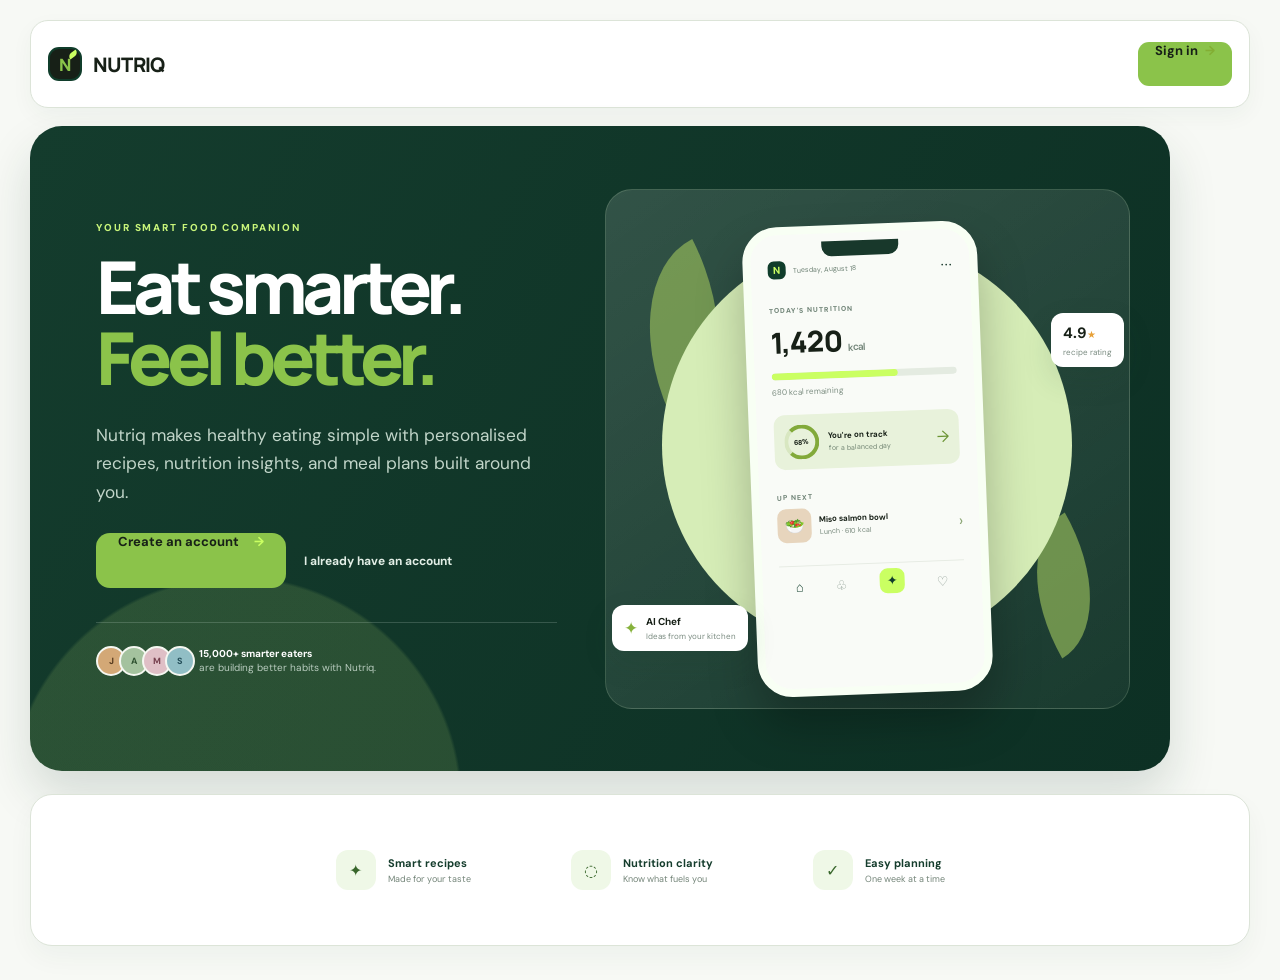
<file: index.html>
<!DOCTYPE html>
<html lang="en">
<head>
  <meta charset="UTF-8">
  <meta name="viewport" content="width=device-width, initial-scale=1.0">
  <meta name="theme-color" content="#103d2b">
  <meta name="description" content="Nutriq — your smart food and nutrition assistant.">
  <title>Nutriq — Eat smarter.</title>
  <link rel="preconnect" href="https://fonts.googleapis.com">
  <link rel="preconnect" href="https://fonts.gstatic.com" crossorigin>
  <link href="https://fonts.googleapis.com/css2?family=DM+Sans:wght@400;500;600;700&family=Manrope:wght@600;700;800&display=swap" rel="stylesheet">
  <link rel="stylesheet" href="landing.css">
  <style>
    /* Desktop polish: the compact mobile presentation continues to use landing.css. */
    @media (min-width: 721px) {
      body {
        background:
          radial-gradient(circle at 7% 6%, rgba(204, 255, 93, .22), transparent 23rem),
          radial-gradient(circle at 92% 22%, rgba(203, 235, 195, .65), transparent 27rem),
          #f8faf5;
      }

      .landing-page { padding: 0 34px 34px; }

      .landing-nav {
        width: min(1240px, 100%);
        min-height: 86px;
        margin: 0 auto;
        padding: 0 2px;
      }

      .brand { letter-spacing: -.04em; }

      .nav-signin {
        min-height: 44px;
        padding: 0 17px;
        border: 1px solid #d6e2d2;
        border-radius: 14px;
        background: rgba(255, 255, 255, .84);
        box-shadow: 0 5px 18px rgba(18, 59, 42, .06);
        transition: transform .2s ease, border-color .2s ease, box-shadow .2s ease;
      }

      .nav-signin:hover {
        transform: translateY(-2px);
        border-color: #a9c2a5;
        box-shadow: 0 9px 22px rgba(18, 59, 42, .10);
      }

      .hero {
        width: min(1240px, 100%);
        min-height: 650px;
        margin: 8px auto 28px;
        padding: 60px 68px 54px;
        display: grid;
        grid-template-columns: minmax(0, .95fr) minmax(480px, 1.05fr);
        align-items: center;
        gap: 44px;
        border: 1px solid rgba(208, 223, 202, .8);
        border-radius: 36px;
        background: rgba(255, 255, 255, .68);
        box-shadow: 0 22px 70px rgba(25, 67, 47, .08);
        overflow: hidden;
      }

      .hero-copy { max-width: 525px; }

      .hero h1 {
        font-size: clamp(3.7rem, 5.4vw, 5.7rem);
        line-height: .98;
        letter-spacing: -.075em;
      }

      .hero-text {
        max-width: 460px;
        font-size: 1.08rem;
        line-height: 1.65;
      }

      .hero-actions { align-items: center; }

      .primary-cta {
        min-height: 54px;
        padding: 0 22px;
        box-shadow: 0 12px 22px rgba(16, 61, 43, .17);
      }

      .primary-cta:hover { transform: translateY(-2px); box-shadow: 0 16px 27px rgba(16, 61, 43, .23); }

      .secondary-cta { padding: 10px 0; }

      .social-proof {
        margin-top: 34px;
        padding-top: 23px;
        border-top: 1px solid #dfe8db;
      }

      .hero-visual {
        min-height: 536px;
        margin: -12px -34px -12px 0;
        border-radius: 29px;
        background: linear-gradient(145deg, #eaf5e4 0%, #dcefd5 55%, #cce9c4 100%);
        box-shadow: inset 0 1px rgba(255,255,255,.8), 0 20px 45px rgba(33, 83, 54, .09);
      }

      .phone { transform: translateY(8px) rotate(-2deg); box-shadow: 0 26px 45px rgba(18, 52, 37, .23); }
      .recipe-float { transform: translate(-10px, -3px); }
      .score-float { transform: translate(6px, 8px); }

      .feature-strip {
        width: min(1240px, 100%);
        margin: 0 auto;
        border: 1px solid rgba(42, 81, 60, .12);
        border-radius: 24px;
        box-shadow: 0 15px 35px rgba(16, 61, 43, .10);
      }

      .feature-strip > div { min-height: 94px; }
    }
  </style>
  <style>
    /* New wide-screen landing experience, matched to the dashboard workspace. */
    @media (min-width: 721px) {
      body {
        min-height:100vh;
        background:
          radial-gradient(circle at 95% 5%, rgba(209,246,132,.32), transparent 26rem),
          #f3f6f0;
      }

      .landing-page { max-width:1500px; margin:0 auto; padding:20px 30px 34px; }
      .landing-nav {
        width:100%;
        min-height:70px;
        padding:0 17px;
        border:1px solid #e0e8dc;
        border-radius:18px;
        background:rgba(255,255,255,.86);
        box-shadow:0 8px 22px rgba(24,60,43,.045);
      }
      .brand { color:#143c2d; }
      .brand-mark { background:#143c2d; color:#d7fa73; }
      .nav-signin { border:0; border-radius:11px; background:#143c2d; color:#fff; box-shadow:none; }
      .nav-signin:hover { background:#215640; border-color:transparent; box-shadow:0 9px 18px rgba(20,60,43,.16); }

      .hero {
        width:100%;
        min-height:645px;
        margin:18px 0 23px;
        padding:62px 66px;
        grid-template-columns:minmax(0,.96fr) minmax(490px,1.04fr);
        gap:48px;
        border:0;
        border-radius:32px;
        background:
          radial-gradient(circle at 18% 105%, rgba(210,247,123,.13) 0 14rem, transparent 14.2rem),
          linear-gradient(120deg,#143c2d 0%,#0d3024 100%);
        box-shadow:0 24px 48px rgba(18,54,39,.15);
      }
      .hero-copy { max-width:510px; }
      .eyebrow { color:#c9f57a; }
      .hero h1 { color:#fff; font-size:clamp(4rem,5.7vw,6rem); letter-spacing:-.078em; }
      .hero h1 em { color:#d4fa72; }
      .hero-text { max-width:440px; color:#c1d5c9; font-size:1.08rem; }
      .primary-cta { min-height:55px; border-radius:14px; background:#d4fa72; color:#143c2d; box-shadow:none; }
      .primary-cta:hover { background:#e2ff9a; box-shadow:0 12px 20px rgba(0,0,0,.14); }
      .secondary-cta { color:#e2eee6; }
      .secondary-cta:hover { color:#d4fa72; }
      .social-proof { border-top-color:rgba(226,244,231,.18); }
      .social-proof p { color:#b9ccbf; }
      .social-proof p strong { color:#fff; }

      .hero-visual {
        min-height:520px;
        margin:-4px -26px -4px 0;
        border:1px solid rgba(231,255,210,.16);
        border-radius:27px;
        background:
          radial-gradient(circle at 50% 53%, rgba(206,247,113,.32) 0 10rem, transparent 10.2rem),
          linear-gradient(145deg,rgba(255,255,255,.14),rgba(255,255,255,.05));
        box-shadow:none;
      }
      .leaf { opacity:.68; }
      .phone { transform:translateY(10px) rotate(-2.2deg); border-color:#f8fff4; box-shadow:0 28px 48px rgba(0,0,0,.26); }
      .recipe-float { transform:translate(-12px,3px); }
      .score-float { transform:translate(5px,8px); }

      .feature-strip {
        width:100%;
        min-height:112px;
        margin:0;
        border:1px solid #e0e8dc;
        border-radius:22px;
        background:#fff;
        box-shadow:0 12px 26px rgba(24,60,43,.045);
      }
      .feature-strip > div { min-height:110px; }
      .feature-strip > div + div { border-left-color:#e6ede3; }
      .feature-strip > div > span { width:40px; height:40px; border-radius:12px; background:#eff8e7; color:#38662b; }
      .feature-strip b { color:#153d2d; }
      .feature-strip small { color:#748579; }
    }
  </style>
  <style>
    :root{--nutriq-accent:#8BC34A;--nutriq-accent-hover:#A4D65E;--nutriq-light-bg:#F7F9F5;--nutriq-light-card:#FFFFFF;--nutriq-light-soft:#EEF3EA;--nutriq-light-text:#172017;--nutriq-light-muted:#687168;--nutriq-light-border:#DCE4D8}
    body{background:var(--nutriq-light-bg);color:var(--nutriq-light-text)}.landing-nav,.feature-strip{border-color:var(--nutriq-light-border);background:var(--nutriq-light-card)}.brand{color:var(--nutriq-light-text)}.brand-mark{background:var(--nutriq-light-text);color:var(--nutriq-accent)}.nav-signin{background:var(--nutriq-accent);color:var(--nutriq-light-text)}.nav-signin:hover{background:var(--nutriq-accent-hover)}.hero h1 em{color:var(--nutriq-accent)}.primary-cta{background:var(--nutriq-accent);color:var(--nutriq-light-text)}.primary-cta:hover{background:var(--nutriq-accent-hover)}
  </style>
</head>
<body>
  <main class="landing-page">
    <nav class="landing-nav">
      <a class="brand" href="index.html" aria-label="Nutriq home"><span class="brand-mark">N<span></span></span><span>NUTRIQ</span></a>
      <a class="nav-signin" href="main.html?auth=signin">Sign in <span>→</span></a>
    </nav>

    <section class="hero">
      <div class="hero-copy">
        <p class="eyebrow">YOUR SMART FOOD COMPANION</p>
        <h1>Eat smarter.<br><em>Feel better.</em></h1>
        <p class="hero-text">Nutriq makes healthy eating simple with personalised recipes, nutrition insights, and meal plans built around you.</p>
        <div class="hero-actions">
          <a class="primary-cta" href="main.html?auth=create">Create an account <span>→</span></a>
        <a class="secondary-cta" href="main.html?auth=signin">I already have an account</a>
      </div>
        <div class="social-proof"><div class="faces"><span>J</span><span>A</span><span>M</span><span>S</span></div><p><strong>15,000+ smarter eaters</strong><br>are building better habits with Nutriq.</p></div>
      </div>

      <div class="hero-visual" aria-label="Nutriq nutrition app preview">
        <div class="leaf leaf-one"></div><div class="leaf leaf-two"></div><div class="orb"></div>
        <div class="phone">
          <div class="speaker"></div>
          <div class="phone-content">
            <div class="phone-head"><span class="mini-logo">N</span><span>Tuesday, August 18</span><i>•••</i></div>
            <p class="mini-label">TODAY'S NUTRITION</p><h2>1,420 <small>kcal</small></h2>
            <div class="progress"><span></span></div><p class="mini-muted">680 kcal remaining</p>
            <div class="mini-card"><div class="ring">68%</div><div><b>You're on track</b><small>for a balanced day</small></div><span>→</span></div>
            <p class="mini-label meals-label">UP NEXT</p>
            <div class="meal-preview"><div>🥗</div><span><b>Miso salmon bowl</b><small>Lunch · 610 kcal</small></span><i>›</i></div>
            <div class="phone-tabs"><span class="selected">⌂</span><span>♧</span><span class="spark">✦</span><span>♡</span></div>
          </div>
        </div>
        <div class="float-card recipe-float"><span>✦</span><div><b>AI Chef</b><small>Ideas from your kitchen</small></div></div>
        <div class="float-card score-float"><b>4.9</b><span>★</span><small>recipe rating</small></div>
      </div>
    </section>

    <section class="feature-strip">
      <div><span>✦</span><p><b>Smart recipes</b><small>Made for your taste</small></p></div>
      <div><span>◌</span><p><b>Nutrition clarity</b><small>Know what fuels you</small></p></div>
      <div><span>✓</span><p><b>Easy planning</b><small>One week at a time</small></p></div>
    </section>
  </main>
  <script src="landing.js"></script>
</body>
</html>
</file>
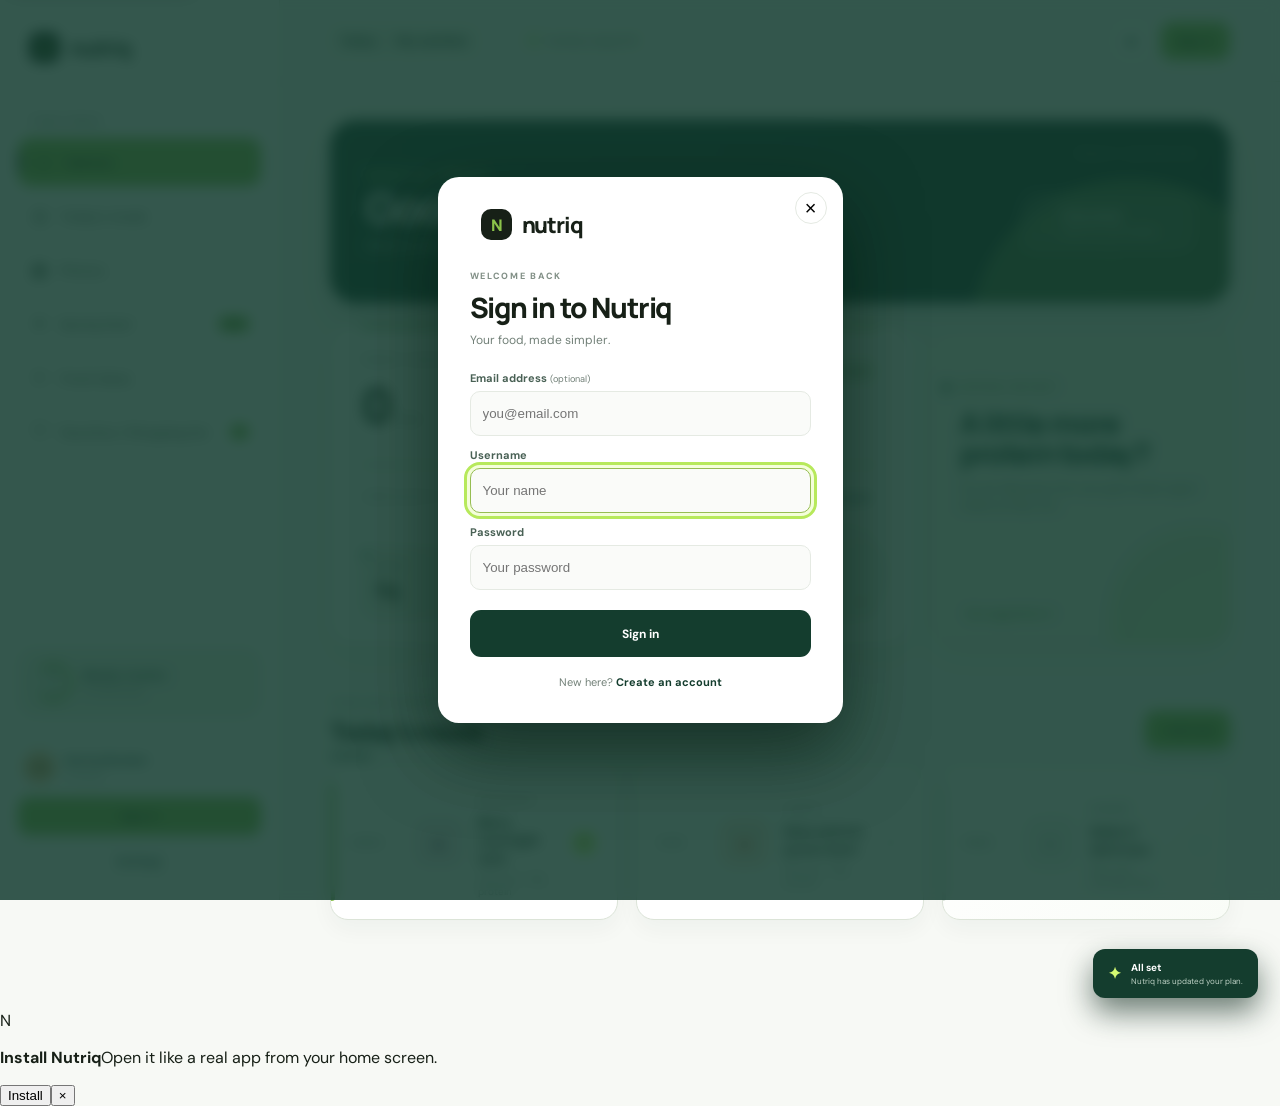
<file: main.html>
<!doctype html>
<html lang="en">
<head>
  <meta charset="utf-8"><meta name="viewport" content="width=device-width,initial-scale=1">
  <meta name="theme-color" content="#183f33"><meta name="mobile-web-app-capable" content="yes"><meta name="apple-mobile-web-app-capable" content="yes"><meta name="apple-mobile-web-app-status-bar-style" content="black-translucent"><link rel="manifest" href="manifest.webmanifest">
  <title>Nutriq | Eat smarter</title>
  <link rel="preconnect" href="https://fonts.googleapis.com"><link rel="preconnect" href="https://fonts.gstatic.com" crossorigin>
  <link href="https://fonts.googleapis.com/css2?family=DM+Sans:wght@400;500;600;700&family=Manrope:wght@600;700;800&display=swap" rel="stylesheet">
  <link rel="stylesheet" href="style.css">
  <style>
    :root{--ease:cubic-bezier(.2,.8,.2,1)}
    button,a{transition:transform .18s var(--ease),box-shadow .18s var(--ease),background .18s var(--ease),border-color .18s var(--ease)}
    button:focus-visible,a:focus-visible,input:focus-visible{outline:3px solid #b7e95b;outline-offset:3px}
    .energy-card,.tip-card,.meal-card,.recipe,.bottom-panels article,.photo-section{position:relative}
    .energy-card:before{content:"";position:absolute;top:0;left:24px;right:24px;height:2px;border-radius:0 0 3px 3px;background:linear-gradient(90deg,#9ec74e,#d5fa72);opacity:.9}
    .section-head{position:relative}.section-head:after{content:"";position:absolute;left:0;bottom:-9px;width:32px;height:2px;border-radius:3px;background:#d5fa72}
    .meal-card{overflow:hidden}.meal-card:before{content:"";position:absolute;left:0;top:18px;bottom:18px;width:3px;border-radius:0 3px 3px 0;background:transparent}.meal-card.complete:before{background:#d5fa72}.meal-card.empty:before{background:#d9e2da}
    .recipe-cover:after{content:"";position:absolute;inset:auto 0 0;height:45%;background:linear-gradient(transparent,rgba(18,48,36,.12));pointer-events:none}
    .recipe-cover>*{z-index:1}.bottom-panels article{overflow:hidden}.bottom-panels article:after{content:"";position:absolute;width:100px;height:100px;right:-42px;bottom:-53px;border-radius:50%;background:#eff8e7}.bottom-panels article>*{position:relative;z-index:1}
    @media(hover:hover){.nav-link:hover{transform:translateX(2px)}.add-meal:hover,.round-icon:hover{border-color:#bdd99a;background:#f6fbf1}.header-login:hover,.chef-button:hover,.auth-submit:hover{transform:translateY(-1px);box-shadow:0 9px 18px rgba(20,61,46,.18)}.upload-button:hover{border-color:#6c9b55;background:#eff8e6}.bottom-panels article:hover{transform:translateY(-2px);box-shadow:0 12px 24px rgba(20,50,35,.07)}}
    @media(max-width:760px){.section-head:after{bottom:-7px}.energy-card:before{left:18px;right:18px}}
    @media(min-width:761px){.nav-link:not(.active):hover{background:#235641;color:#fff}}
    #planner{scroll-margin-top:96px}.section-head#planner{margin-top:52px}.section-head#planner h2{font-size:25px}.meals{gap:18px}.meal-card{min-height:138px;padding:20px;grid-template-columns:48px 52px 1fr 24px;gap:13px;border-radius:18px}.meal-time{font-size:10px}.meal-art{width:50px;height:50px;border-radius:15px;font-size:23px}.meal-card small{font-size:9px}.meal-card h3{font-size:13px;margin:5px 0}.meal-card p{font-size:10px}.meal-check{width:24px;height:24px}.meal-more{font-size:16px}@media(max-width:760px){#planner{scroll-margin-top:82px}.section-head#planner{margin-top:38px}.section-head#planner h2{font-size:22px}.meals{gap:11px}.meal-card{min-height:108px;padding:14px;grid-template-columns:42px 45px 1fr 22px;gap:10px}.meal-art{width:44px;height:44px;border-radius:13px}.meal-card h3{font-size:12px}}
    @media(max-width:760px){body{padding-bottom:78px}.mobile-switcher{position:fixed;bottom:0;left:0;right:0;z-index:30;display:flex;gap:7px;overflow-x:auto;padding:10px 16px calc(11px + env(safe-area-inset-bottom));background:rgba(255,255,255,.96);border-top:1px solid #e5eae3;box-shadow:0 -8px 22px rgba(20,50,35,.06);backdrop-filter:blur(14px)}.mobile-switcher button{flex:0 0 auto;border:1px solid #dce5d9;border-radius:18px;background:#fff;color:#597065;padding:7px 10px;font:700 9px "DM Sans"}.mobile-switcher button.active{background:#143d2e;border-color:#143d2e;color:#fff}.phone-section-hidden{display:none!important}}
    @media(min-width:761px){.mobile-switcher{display:none}}
    @media(max-width:760px){body{background:#f5f7f3;padding-bottom:90px}.topbar{background:rgba(247,249,245,.94);box-shadow:none}.crumb i,.crumb b{display:none}.crumb span{font:800 17px Manrope;color:#173127}.header-login{border-radius:18px;padding:0 13px}.page{padding:19px 14px 32px}.hero{padding:5px 3px 0;margin-bottom:18px}.hero .eyebrow{font-size:8px}.hero h1{font-size:27px;letter-spacing:-1.5px}.intro{font-size:12px;line-height:1.45}.energy-card{border-radius:21px;padding:20px;box-shadow:0 7px 24px rgba(24,51,36,.055)}.dashboard-grid{gap:12px}.tip-card{border-radius:19px;padding:19px;min-height:168px}.tip-card h2{font-size:21px}.section-head{margin:24px 3px 13px}.section-head#planner{margin-top:27px}.section-head h2{font-size:21px}.photo-section,.chef-section{border-radius:20px;padding:20px}.photo-copy h2,.chef-copy h2{font-size:23px}.recipe{border-radius:19px}.bottom-panels article{border-radius:17px}.mobile-switcher{height:72px;align-items:center;gap:6px;padding:10px 12px calc(10px + env(safe-area-inset-bottom));background:rgba(255,255,255,.93);border-top:1px solid #e4eae2;box-shadow:0 -10px 30px rgba(20,50,35,.08)}.mobile-switcher button{min-width:54px;padding:8px 9px;border:0;background:transparent;color:#738177;font-size:8px}.mobile-switcher button.active{background:#173f2f;color:#fff;box-shadow:0 5px 12px rgba(20,61,46,.18)}.install-sheet{position:fixed;right:14px;bottom:84px;left:14px;z-index:32;display:none;align-items:center;gap:11px;padding:11px 12px;border:1px solid #dfe8d8;border-radius:16px;background:#fff;box-shadow:0 15px 35px rgba(20,50,35,.16)}.install-sheet.show{display:flex}.install-sheet .install-icon{width:34px;height:34px;display:grid;place-items:center;border-radius:10px;background:#173f2f;color:#d5fa72;font:800 15px Manrope}.install-sheet p{flex:1;margin:0;font-size:10px;color:#718078;line-height:1.35}.install-sheet p b{display:block;color:#173127;font-size:11px}.install-sheet button{height:32px;border:0;border-radius:9px;background:#173f2f;color:#fff;padding:0 10px;font:700 9px "DM Sans"}.install-sheet .dismiss-install{padding:0 4px;background:transparent;color:#8b988f;font-size:17px}.app-installed .install-sheet{display:none!important}}
    @media(max-width:760px){.auth.open{display:block;padding:0;background:#f5f7f3;overflow-y:auto}.auth-card{width:100%;max-width:none;min-height:100dvh;border-radius:0;padding:calc(28px + env(safe-area-inset-top)) 22px calc(30px + env(safe-area-inset-bottom));box-shadow:none}.auth-close{top:calc(18px + env(safe-area-inset-top));right:18px}.auth-logo{margin:35px 0 48px}.auth-card h2{font-size:31px}.auth-card>p:not(.eyebrow){font-size:13px;margin-bottom:30px}.auth-card input{height:52px;border-radius:13px;font-size:14px}.auth-submit{height:52px;border-radius:13px;margin-top:23px}.auth-switch{padding-top:22px}}
    @media(max-width:760px){html,body{max-width:100%;overflow-x:hidden}main,.page,.dashboard-grid,.energy-card,.tip-card,.meals,.photo-section,.chef-section,.bottom-panels{min-width:0;max-width:100%}.page{width:100%;overflow-x:hidden}.energy-card,.tip-card,.photo-section,.chef-section{width:100%;overflow:hidden}.phone-profile{display:grid;width:35px;height:35px;place-items:center;border:0;border-radius:50%;background:#143d2e;color:#d5fa72;font:800 10px "DM Sans"}.mobile-switcher{justify-content:space-around;overflow:visible}.mobile-switcher button{min-width:52px;display:grid;place-items:center;gap:3px;padding:5px 7px;border-radius:12px}.mobile-switcher button>span{font-size:15px;line-height:1}.mobile-switcher button>small{font-size:8px;font-weight:700}.mobile-switcher .scan-tab{width:52px;height:52px;margin-top:-24px;border-radius:17px;background:#143d2e;color:#d5fa72;box-shadow:0 8px 19px rgba(20,61,46,.26)}.mobile-switcher .scan-tab small{color:#143d2e;position:absolute;margin-top:69px}.phone-more-menu{position:fixed;right:12px;bottom:79px;z-index:31;display:none;width:180px;padding:8px;border:1px solid #e1e8df;border-radius:16px;background:#fff;box-shadow:0 16px 38px rgba(20,50,35,.18)}.phone-more-menu.show{display:grid;gap:4px}.phone-more-menu button{display:flex;align-items:center;gap:10px;width:100%;height:43px;padding:0 11px;border:0;border-radius:10px;background:transparent;color:#173127;font:700 11px "DM Sans"}.phone-more-menu button:hover{background:#f1f6ed}.phone-more-menu span{width:27px;height:27px;display:grid;place-items:center;border-radius:8px;background:#eff7e7;color:#527d22}.recipe-grid{display:flex;overflow-x:auto;scroll-snap-type:x mandatory;gap:12px;padding-bottom:8px}.recipe-grid .recipe{flex:0 0 calc(100vw - 44px);scroll-snap-align:center}.recipe:last-child{display:block}.phone-section-hidden{display:none!important}}
    @media(max-width:760px){.topbar,.mobile-switcher{width:100vw;max-width:100vw}.page{width:100vw;max-width:100vw;padding-right:14px;padding-left:14px}.dashboard-grid,.meals,.bottom-panels{width:calc(100vw - 28px);max-width:calc(100vw - 28px)}.energy-card,.tip-card,.photo-section,.chef-section{width:calc(100vw - 28px);max-width:calc(100vw - 28px)}.mobile-switcher{justify-content:stretch}.mobile-switcher button{display:grid!important}.mobile-switcher button:not(.scan-tab){flex:1 1 0;min-width:0}.mobile-switcher .scan-tab{flex:0 0 52px}.header-actions{min-width:35px}.phone-profile{flex:0 0 35px}}
    @media(max-width:760px){.tip-card{min-height:0}.tip-card button{position:static;display:block;margin-top:15px}.tip-card>p:not(.eyebrow){margin-bottom:0}.tip-card:before{pointer-events:none}}
    @media(min-width:761px){.phone-profile,.phone-more-menu{display:none!important}}
    .desktop-context{display:none}
    @media(min-width:761px){
      .topbar{height:82px;padding:0 48px;background:rgba(255,255,255,.9)}.crumb{display:flex;align-items:center;font-size:12px}.crumb span{font-weight:700;color:#173127}.desktop-context{display:flex;align-items:center;gap:8px;margin-left:26px;padding-left:26px;border-left:1px solid #e4eae2;color:#7b8a81;font-size:10px;font-weight:700}.desktop-context i{width:7px;height:7px;border-radius:50%;background:#a8d44c;box-shadow:0 0 0 4px #f0f8e4}.page{max-width:1420px;padding:47px 48px 82px}.hero{margin-bottom:34px}.hero h1{font-size:42px}.intro{font-size:14px}.streak{padding:12px 16px;border-radius:14px}.dashboard-grid{grid-template-columns:1.52fr .74fr;gap:20px}.energy-card,.tip-card{min-height:262px;border-radius:21px}.energy-card{background:linear-gradient(135deg,#fff 0%,#fbfdf9 100%)}.energy-card:after{content:"";position:absolute;right:28px;bottom:26px;width:74px;height:74px;border-radius:50%;background:#f3f9eb;opacity:.65}.energy-card>*{position:relative;z-index:1}.panel-title h2{font-size:42px}.macro-grid{margin-top:25px;padding-top:19px}.tip-card{padding:28px}.tip-card h2{font-size:26px}.tip-card>p:not(.eyebrow){font-size:11px;max-width:245px}.section-head{margin-top:49px}.section-head h2{font-size:24px}.meals{gap:17px}.meal-card{min-height:128px;padding:19px;border-radius:18px;transition:transform .2s ease,box-shadow .2s ease}.meal-card:hover{transform:translateY(-3px);box-shadow:0 14px 25px rgba(20,50,35,.08)}.meal-art{width:46px;height:46px}.meal-card h3{font-size:13px}.photo-section,.chef-section{margin-top:25px;border-radius:21px}.photo-section{background:linear-gradient(135deg,#fff,#fcfdfb)}.photo-copy h2,.chef-copy h2{font-size:28px}.recipe-grid{gap:20px}.recipe{border-radius:19px}.recipe-cover{height:176px}.bottom-panels article{min-height:130px;border-radius:18px}.round-icon{width:38px;height:38px}.header-login{height:38px}.desktop-context+.header-actions{margin-left:auto}
    }
  </style>
  <style>
    /* Refined wide-screen dashboard surface. Mobile keeps its dedicated app layout. */
    @media (min-width: 761px) {
      body:not(.dark) {
        background:
          radial-gradient(circle at 84% 4%, rgba(207, 244, 169, .22), transparent 25rem),
          linear-gradient(180deg, #f9fbf7 0%, #f4f7f2 100%);
      }

      .side {
        width: 270px;
        padding: 31px 18px 20px;
        background:
          radial-gradient(circle at 18% 2%, rgba(205, 248, 101, .10), transparent 12rem),
          linear-gradient(180deg, #104330 0%, #103c2d 100%);
        box-shadow: 10px 0 30px rgba(13, 48, 34, .06);
      }

      .app { grid-template-columns: 270px minmax(0, 1fr); }
      main { margin-left: 14px; }

      .logo { padding: 0 11px; }
      .nav-label { margin-top: 52px; }
      .nav-link { height: 48px; border-radius:13px; }
      .nav-link.active { background:linear-gradient(90deg,rgba(255,255,255,.16),rgba(255,255,255,.07)); }
      .nav-link:not(.active):hover { background:rgba(255,255,255,.10); }
      .weekly { padding:14px; border-radius:16px; background:rgba(255,255,255,.07); }
      .user-card { padding-top:17px; }

      .topbar {
        height: 84px;
        padding: 0 54px;
        background: rgba(255,255,255,.76);
        border-bottom: 1px solid rgba(216, 226, 212, .82);
        backdrop-filter: blur(16px);
      }

      .header-actions { gap:10px; }
      .round-icon { border-radius:13px; }
      .header-login { border-radius:12px; padding:0 16px; }
      .page { max-width: 1460px; padding: 38px 54px 92px; }

      .hero {
        min-height: 132px;
        margin: 0 0 25px;
        padding: 25px 30px;
        border: 1px solid #dfead9;
        border-radius: 23px;
        background:
          radial-gradient(circle at 75% 15%, rgba(211, 249, 117, .32), transparent 17rem),
          linear-gradient(125deg, #ffffff 0%, #f7fbf4 100%);
        box-shadow: 0 13px 30px rgba(25, 62, 43, .045);
      }

      .hero h1 { margin-top:4px; font-size:40px; letter-spacing:-2.2px; }
      .hero .eyebrow { color:#658270; }
      .intro { margin-bottom:0; }
      .streak {
        min-width: 161px;
        padding: 13px 17px;
        border-color: #d8e8ca;
        background: rgba(248, 253, 243, .84);
        box-shadow: 0 9px 20px rgba(49, 94, 49, .07);
      }

      .dashboard-grid { grid-template-columns: minmax(0, 1.62fr) minmax(290px, .78fr); gap:22px; }
      .energy-card,.tip-card { min-height:278px; border:1px solid #e1e9de; box-shadow:0 15px 33px rgba(25,61,43,.065); }
      .energy-card { padding:28px 30px 24px; }
      .energy-card:before { left:30px; right:30px; height:3px; }
      .panel-title h2 { font-size:45px; }
      .energy-bar { height:10px; margin-top:23px; border-radius:10px; background:#edf2ea; overflow:hidden; }
      .energy-foot { padding:10px 2px 0; }
      .macro-grid { gap:12px; margin-top:23px; padding-top:17px; }
      .macro-grid > div {
        min-height:72px;
        padding:12px 14px 10px;
        border:1px solid #e7eee4;
        border-radius:14px;
        background:rgba(249,252,247,.82);
      }
      .macro-grid b { margin-top:5px; font-size:18px; }
      .macro-grid em { right:13px; bottom:12px; }

      .tip-card {
        overflow:hidden;
        background:linear-gradient(145deg,#104632 0%,#0d3c2b 62%,#1f5c3d 100%);
        box-shadow:0 17px 34px rgba(17,62,43,.16);
      }
      .tip-card:after { content:""; position:absolute; right:-50px; bottom:-62px; width:195px; height:195px; border-radius:50%; background:rgba(195,244,105,.13); }
      .tip-card > * { position:relative; z-index:1; }
      .tip-card h2 { font-size:29px; letter-spacing:-1.4px; }
      .tip-card button { color:#d6fa72; }

      .section-head { margin-top:45px; }
      .section-head h2 { font-size:26px; }
      .add-meal { min-height:38px; padding:0 15px; border-radius:12px; box-shadow:0 7px 18px rgba(29,61,43,.05); }
      .meals { gap:19px; }
      .meal-card { min-height:135px; padding:20px; border:1px solid #e0e8de; box-shadow:0 10px 24px rgba(25,61,43,.045); }
      .meal-card:hover { border-color:#cddfc5; }

      .photo-section,.chef-section { border:1px solid #e0e8de; box-shadow:0 14px 28px rgba(25,61,43,.045); }
      .photo-section { padding:31px; }
      .upload-button { min-height:54px; }
      .photo-result { min-height:80px; }
      .chef-section { overflow:hidden; }
      .recipe { border:1px solid #e0e8de; box-shadow:0 11px 24px rgba(25,61,43,.045); }
      .recipe:hover { transform:translateY(-4px); box-shadow:0 17px 30px rgba(25,61,43,.10); }
    }
  </style>
  <style>
    /* Desktop redesign: a bolder daily nutrition workspace. */
    @media (min-width: 761px) {
      body:not(.dark) {
        background:
          radial-gradient(circle at 77% 0%, #e9f6d5 0, rgba(233,246,213,0) 26rem),
          #f6f8f4;
      }

      body:not(.dark) .side {
        background:
          radial-gradient(circle at 5% 0%, rgba(196,249,103,.18), transparent 13rem),
          linear-gradient(180deg, #0c3325 0%, #0b2f23 100%);
      }

      body:not(.dark) .topbar {
        background:rgba(250,252,248,.82);
        border-bottom-color:#dfe8da;
      }

      body:not(.dark) .page { padding-top:32px; }

      body:not(.dark) .hero {
        position:relative;
        min-height:168px;
        align-items:center;
        padding:30px 34px;
        border:0;
        border-radius:26px;
        overflow:hidden;
        background:
          radial-gradient(circle at 74% 120%, rgba(191,240,105,.25) 0 10rem, transparent 10.2rem),
          radial-gradient(circle at 96% 12%, rgba(255,255,255,.10) 0 5rem, transparent 5.2rem),
          linear-gradient(125deg, #0e4934, #123a2c 72%);
        box-shadow:0 22px 38px rgba(13,55,39,.18);
      }

      body:not(.dark) .hero:after {
        content:"";
        position:absolute;
        right:286px;
        bottom:-55px;
        width:150px;
        height:150px;
        border:1px solid rgba(211,249,117,.25);
        border-radius:50%;
      }

      body:not(.dark) .hero > * { position:relative; z-index:1; }
      body:not(.dark) .hero .eyebrow { color:#c7ef80; }
      body:not(.dark) .hero h1 { color:#fff; font-size:41px; letter-spacing:-2.5px; }
      body:not(.dark) .hero .intro { color:#c5d8ce; }

      body:not(.dark) .streak {
        min-width:174px;
        padding:14px 17px;
        border:1px solid rgba(230,255,210,.20);
        border-radius:16px;
        background:rgba(255,255,255,.10);
        box-shadow:none;
        backdrop-filter:blur(10px);
      }
      body:not(.dark) .streak p b { color:#fff; }
      body:not(.dark) .streak p small { color:#c5d8ce; }

      body:not(.dark) .dashboard-grid {
        grid-template-columns:minmax(0,1.55fr) minmax(290px,.77fr);
        gap:20px;
        margin-top:20px;
      }

      body:not(.dark) .energy-card {
        min-height:292px;
        padding:29px 31px 25px;
        border:1px solid #e0e9db;
        border-radius:24px;
        background:#fff;
        box-shadow:0 17px 33px rgba(25,61,43,.06);
      }
      body:not(.dark) .energy-card:before { left:31px; right:31px; background:linear-gradient(90deg,#b9ed59,#d8fa92 65%,transparent); }
      body:not(.dark) .energy-card:after { width:116px; height:116px; right:18px; bottom:13px; background:radial-gradient(circle,#eef8dc 0 35%,transparent 36%); opacity:.9; }
      body:not(.dark) .panel-title h2 { font-size:48px; letter-spacing:-2.6px; }
      body:not(.dark) .kcal-badge { padding:8px 11px; border-radius:20px; background:#f1f9e5; color:#578021; }
      body:not(.dark) .energy-bar { height:11px; margin-top:23px; background:#edf2e9; }
      body:not(.dark) .energy-foot { padding-top:11px; }
      body:not(.dark) .energy-foot button { color:#174c36; }
      body:not(.dark) .macro-grid { gap:10px; margin-top:23px; padding-top:17px; }
      body:not(.dark) .macro-grid > div {
        min-height:74px;
        padding:13px 14px 10px;
        border:1px solid #e6eee2;
        border-radius:14px;
        background:#fbfdf9;
      }

      body:not(.dark) .tip-card {
        min-height:292px;
        padding:29px;
        border:0;
        border-radius:24px;
        overflow:hidden;
        background:
          radial-gradient(circle at 90% 94%, rgba(255,255,255,.38) 0 5rem, transparent 5.1rem),
          linear-gradient(145deg,#d6fa76 0%,#b9ec63 100%);
        box-shadow:0 17px 33px rgba(105,147,44,.16);
      }
      body:not(.dark) .tip-card:after { width:168px; height:168px; right:-58px; bottom:-60px; background:rgba(26,73,49,.12); }
      body:not(.dark) .tip-card .eyebrow { color:#37652b; }
      body:not(.dark) .tip-card h2 { color:#13372a; font-size:29px; line-height:1.03; }
      body:not(.dark) .tip-card > p:not(.eyebrow) { color:#426134; }
      body:not(.dark) .tip-card button { color:#174933; }
      body:not(.dark) .tip-star { color:#18513a; }

      body:not(.dark) .section-head { margin-top:49px; }
      body:not(.dark) .section-head h2 { font-size:27px; letter-spacing:-1.4px; }
      body:not(.dark) .section-head:after { width:38px; height:3px; }
      body:not(.dark) .add-meal { border:1px solid #dce8d5; border-radius:12px; background:#fff; box-shadow:0 9px 18px rgba(26,61,43,.05); }

      body:not(.dark) .meal-card {
        min-height:139px;
        padding:21px;
        border:1px solid #e0e9dc;
        border-radius:19px;
        background:#fff;
        box-shadow:0 11px 24px rgba(25,61,43,.045);
      }
      body:not(.dark) .meal-card:hover { border-color:#cbe1bf; box-shadow:0 17px 28px rgba(25,61,43,.09); }
      body:not(.dark) .meal-art { width:51px; height:51px; }
      body:not(.dark) .meal-card.complete:before { width:4px; background:#c6f267; }
      body:not(.dark) .meal-card.empty { background:linear-gradient(135deg,#fff,#f9fcf7); }

      body:not(.dark) .photo-section,
      body:not(.dark) .chef-section {
        border:1px solid #e0e9dc;
        border-radius:24px;
        box-shadow:0 14px 28px rgba(25,61,43,.05);
      }
      body:not(.dark) .photo-section { padding:32px; background:#fff; }
      body:not(.dark) .photo-copy h2,
      body:not(.dark) .chef-copy h2 { letter-spacing:-1.65px; }
      body:not(.dark) .upload-button { min-height:56px; border-radius:15px; background:#fbfdf8; }
      body:not(.dark) .photo-result { border-radius:15px; }
      body:not(.dark) .chef-section { background:linear-gradient(135deg,#f3fae7,#eaf6df); }
      body:not(.dark) .recipe { border:1px solid #e0e9dc; box-shadow:0 11px 24px rgba(25,61,43,.05); }
      body:not(.dark) .bottom-panels article { border:1px solid #e0e9dc; background:#fff; }
    }
  </style>
  <style>.skip-link{position:fixed;left:12px;top:-48px;z-index:200;padding:10px 14px;border-radius:8px;background:#fff;color:#183f33;font:700 12px sans-serif;box-shadow:0 4px 18px #0003}.skip-link:focus{top:12px}</style>
  <style>
    /* New desktop visual direction: a calm, editorial nutrition workspace. */
    @media (min-width: 761px) {
      body:not(.dark) {
        background:
          radial-gradient(circle at 100% 0, rgba(205,240,153,.30), transparent 28rem),
          #f4f6f1;
      }

      body:not(.dark) .app { grid-template-columns:280px minmax(0,1fr); }
      body:not(.dark) main { margin-left:0; }

      body:not(.dark) .side {
        width:280px;
        padding:32px 18px 20px;
        color:#173b2d;
        border-right:1px solid #dde5da;
        background:
          radial-gradient(circle at 0 100%, rgba(207,244,160,.38), transparent 17rem),
          #fbfcf9;
        box-shadow:none;
      }

      body:not(.dark) .logo { color:#143c2d; font-size:22px; }
      body:not(.dark) .logo-mark { border-radius:10px; background:#143c2d; color:#d7fb72; }
      body:not(.dark) .nav-label { margin-top:52px; color:#8a9a8d; }
      body:not(.dark) .navigation { gap:6px; }
      body:not(.dark) .nav-link { height:48px; color:#63766a; border-radius:13px; }
      body:not(.dark) .nav-link:hover { color:#143c2d; background:#eef4e9; }
      body:not(.dark) .nav-link.active {
        color:#fff;
        background:#143c2d;
        box-shadow:none;
      }
      body:not(.dark) .nav-link.active:before { content:""; width:4px; height:20px; margin-left:-12px; border-radius:0 5px 5px 0; background:#d6fb70; }
      body:not(.dark) .nav-link b,
      body:not(.dark) .nav-link em { background:#d6fb70; color:#193d2f; }
      body:not(.dark) .weekly { padding:14px; border-color:#dfe8da; border-radius:16px; background:#f1f7ed; }
      body:not(.dark) .weekly-ring { border-color:#8cbf54; border-left-color:#d5e3cf; color:#173b2d; }
      body:not(.dark) .weekly b,
      body:not(.dark) .user-card b { color:#173b2d; }
      body:not(.dark) .weekly small,
      body:not(.dark) .user-card small { color:#708276; }
      body:not(.dark) .user-card { border-top-color:#e0e7dc; }
      body:not(.dark) .user-card button { color:#64776b; }
      body:not(.dark) .logout-btn { border-color:#d6e2d1; color:#173b2d; background:#fff; }
      body:not(.dark) .login-btn { background:#143c2d; color:#fff; }

      body:not(.dark) .topbar {
        height:82px;
        padding:0 50px;
        background:rgba(251,252,249,.82);
        border-bottom:1px solid #e1e7de;
        backdrop-filter:blur(16px);
      }
      body:not(.dark) .crumb { padding:7px 11px; border-radius:10px; background:#eef4e9; }
      body:not(.dark) .crumb i { color:#9aa99f; }
      body:not(.dark) .desktop-context { border-left:0; }
      body:not(.dark) .round-icon { border-color:#dce5d8; border-radius:12px; background:#fff; }
      body:not(.dark) .header-login { border-radius:12px; background:#143c2d; color:#fff; }

      body:not(.dark) .page { max-width:1510px; padding:38px 50px 90px; }
      body:not(.dark) .hero {
        min-height:183px;
        margin:0 0 22px;
        padding:31px 35px;
        border:0;
        border-radius:26px;
        background:
          radial-gradient(circle at 89% 120%, rgba(208,251,119,.24) 0 10rem, transparent 10.2rem),
          linear-gradient(115deg,#143c2d 0%,#0d2c22 100%);
        box-shadow:0 18px 38px rgba(18,53,39,.15);
      }
      body:not(.dark) .hero:before {
        content:"TODAY'S DASHBOARD";
        position:absolute;
        right:32px;
        top:28px;
        color:rgba(218,250,157,.48);
        font:700 9px "DM Sans";
        letter-spacing:1.7px;
      }
      body:not(.dark) .hero:after { right:116px; bottom:-70px; width:186px; height:186px; border-color:rgba(216,250,144,.17); }
      body:not(.dark) .hero .eyebrow { color:#c9f57a; }
      body:not(.dark) .hero h1 { color:#fff; font-size:43px; }
      body:not(.dark) .hero .intro { color:#c2d5ca; }
      body:not(.dark) .streak { margin-top:22px; border-color:rgba(223,252,174,.22); background:rgba(255,255,255,.09); }

      body:not(.dark) .dashboard-grid { grid-template-columns:minmax(0,1.62fr) minmax(300px,.72fr); gap:20px; margin-top:20px; }
      body:not(.dark) .energy-card {
        min-height:292px;
        padding:28px 30px 24px;
        border:1px solid #e0e8dc;
        border-radius:23px;
        background:#fff;
        box-shadow:0 15px 31px rgba(27,60,43,.055);
      }
      body:not(.dark) .energy-card:before { left:30px; right:30px; background:linear-gradient(90deg,#143c2d 0 29%,#bdea65 29% 100%); }
      body:not(.dark) .energy-card:after { right:20px; bottom:19px; width:104px; height:104px; background:#f1f7ec; opacity:.72; }
      body:not(.dark) .panel-title h2 { font-size:48px; }
      body:not(.dark) .kcal-badge { background:#eef7e5; color:#356321; }
      body:not(.dark) .energy-bar { height:10px; background:#edf2ea; }
      body:not(.dark) .macro-grid > div { background:#fbfcfa; border-color:#e4ebe1; }

      body:not(.dark) .tip-card {
        min-height:292px;
        padding:29px;
        border:1px solid #dbe8cc;
        border-radius:23px;
        background:linear-gradient(145deg,#f6fbed,#eaf6d9);
        box-shadow:0 15px 31px rgba(70,108,48,.07);
      }
      body:not(.dark) .tip-card:after { width:178px; height:178px; background:rgba(143,192,79,.15); }
      body:not(.dark) .tip-card .eyebrow { color:#5c813c; }
      body:not(.dark) .tip-card h2 { color:#153b2c; font-size:29px; }
      body:not(.dark) .tip-card > p:not(.eyebrow) { color:#58705c; }
      body:not(.dark) .tip-card button { color:#143c2d; }

      body:not(.dark) .section-head { margin-top:48px; }
      body:not(.dark) .section-head h2 { font-size:28px; }
      body:not(.dark) .section-head:after { width:42px; background:#143c2d; }
      body:not(.dark) .add-meal { border:0; border-radius:11px; background:#143c2d; color:#fff; box-shadow:0 10px 19px rgba(20,60,43,.14); }
      body:not(.dark) .add-meal:hover { background:#215440; }

      body:not(.dark) .meals { gap:18px; }
      body:not(.dark) .meal-card { min-height:136px; border-color:#e0e8dc; border-radius:18px; background:#fff; box-shadow:0 10px 22px rgba(27,60,43,.04); }
      body:not(.dark) .meal-card:hover { border-color:#bfd8ad; }
      body:not(.dark) .meal-card.complete:before { background:#8dc453; }
      body:not(.dark) .meal-check { background:#d5fa72; color:#143c2d; }

      body:not(.dark) .photo-section,
      body:not(.dark) .chef-section { border:1px solid #e0e8dc; border-radius:23px; box-shadow:0 13px 27px rgba(27,60,43,.045); }
      body:not(.dark) .photo-section { background:#fff; }
      body:not(.dark) .chef-section { background:linear-gradient(135deg,#143c2d,#1d563d); color:#fff; }
      body:not(.dark) .chef-copy .eyebrow { color:#c9f57a; }
      body:not(.dark) .chef-copy h2 { color:#fff; }
      body:not(.dark) .chef-copy > p:not(.eyebrow) { color:#c2d5ca; }
      body:not(.dark) .ingredient-box { background:rgba(255,255,255,.96); }
      body:not(.dark) .chef-button { background:#d5fa72; color:#143c2d; }
      body:not(.dark) .chef-form > small { color:#bdd0c4; }
      body:not(.dark) .recipe { border-color:#e0e8dc; box-shadow:0 10px 23px rgba(27,60,43,.04); }
      body:not(.dark) .bottom-panels article { border-color:#e0e8dc; background:#fff; }
    }
  </style>
  <style>
    /* Phone navigation lives at the bottom; the desktop drawer is not used. */
    @media (max-width: 760px) {
      .side,
      .side.open,
      .overlay,
      .overlay.show { display:none !important; }
      .hamburger { display:none !important; }
      .topbar { padding-left:17px; }

      .mobile-calendar {
        display:block;
        padding:12px 17px 13px;
        border-bottom:1px solid #e3ebe0;
        background:rgba(250,252,248,.95);
      }
      .mobile-calendar.hidden { display:none; }
      .mobile-calendar-head {
        display:flex;
        align-items:center;
        justify-content:space-between;
        margin-bottom:9px;
      }
      .mobile-calendar-head p,
      .mobile-calendar-head span { margin:0; }
      .mobile-calendar-head p { color:#83968a; font-size:8px; font-weight:800; letter-spacing:1.35px; }
      .mobile-calendar-head span { color:#183d2f; font-size:10px; font-weight:700; }
      .mobile-calendar-days { display:grid; grid-template-columns:repeat(7,1fr); gap:5px; }
      .mobile-calendar-days span {
        min-height:46px;
        display:grid;
        place-items:center;
        align-content:center;
        gap:2px;
        border-radius:12px;
        color:#718378;
      }
      .mobile-calendar-days small { font-size:8px; font-weight:700; }
      .mobile-calendar-days b { font-size:12px; }
      .mobile-calendar-days .today { color:#fff; background:#143d2e; box-shadow:0 5px 12px rgba(20,61,46,.18); }
      .mobile-calendar-days .today small { color:#d4fa72; }
    }
    @media (min-width: 761px) { .mobile-calendar { display:none; } }
  </style>
  <style>
    .app-modal{position:fixed;inset:0;z-index:120;display:none;place-items:center;padding:20px;background:rgba(8,35,25,.44);backdrop-filter:blur(6px)}
    .app-modal.open{display:grid}.app-modal-card{position:relative;width:min(100%,440px);padding:30px;border:1px solid #dfe9d9;border-radius:23px;background:#fff;box-shadow:0 24px 70px rgba(8,35,25,.28)}
    .app-modal-close{position:absolute;top:15px;right:15px;width:34px;height:34px;border:0;border-radius:10px;background:#edf4e9;color:#173d2e;font-size:21px;cursor:pointer}.app-modal h2{max-width:330px;margin:7px 0 8px;color:#143c2d;font:800 27px/1.08 Manrope;letter-spacing:-1.3px}.app-modal-content>p:not(.eyebrow){margin:0 0 22px;color:#718178;font-size:13px;line-height:1.5}.action-form{display:grid;gap:14px}.action-form label{display:grid;gap:7px;color:#53665c;font-size:11px;font-weight:700}.action-form input{width:100%;height:46px;padding:0 13px;border:1px solid #dce6d8;border-radius:11px;background:#fbfdf9;color:#153d2e;font:600 14px "DM Sans"}.action-form input:focus{border-color:#82ad5a;outline:0;box-shadow:0 0 0 3px #e8f5dc}.form-row{display:grid;grid-template-columns:1fr 1fr;gap:12px}.action-form button,.modal-secondary{height:47px;border:0;border-radius:12px;background:#143c2d;color:#fff;font:700 13px "DM Sans";cursor:pointer}.modal-secondary{width:100%;margin-top:16px;background:#eef5e9;color:#234836}.shopping-items{display:grid;gap:8px}.shopping-items label{display:flex;align-items:center;gap:10px;min-height:45px;padding:0 13px;border:1px solid #e1e9dd;border-radius:12px;color:#274a3a;font-size:13px;font-weight:600}.shopping-items input{width:16px;height:16px;accent-color:#174532}.shopping-items input:checked+span{text-decoration:line-through;color:#829188}@media(max-width:760px){.app-modal{align-items:end;padding:12px}.app-modal-card{width:100%;padding:27px 21px calc(25px + env(safe-area-inset-bottom));border-radius:22px 22px 16px 16px}.app-modal h2{font-size:25px}.app-modal-content>p:not(.eyebrow){font-size:12px}.action-form input{height:50px}.action-form button{height:50px}}
  </style>
  <style>
    .settings-btn{border:1px solid #ffffff35;background:transparent;color:#fff}
    .side.logged-in .settings-btn{display:block}
    .setting-options{display:grid;gap:10px}.setting-option{display:flex;align-items:center;justify-content:space-between;gap:14px;min-height:52px;padding:0 13px;border:1px solid #e1e9dd;border-radius:12px;color:#244838;font-size:12px;font-weight:700}.setting-option small{display:block;margin-top:3px;color:#7d8d83;font-size:10px;font-weight:500}.setting-option input{width:18px;height:18px;accent-color:#143c2d}.setting-option button{border:0;background:transparent;color:#174934;font:700 11px "DM Sans";cursor:pointer}.danger-button{width:100%;height:44px;margin-top:14px;border:1px solid #efc8c3;border-radius:11px;background:#fff7f5;color:#a13a30;font:700 12px "DM Sans";cursor:pointer}@media(min-width:761px){body:not(.dark) .settings-btn{border-color:#d6e2d0;background:#fff;color:#173b2d}body:not(.dark) .settings-btn:hover{background:#eff6ea}}@media(max-width:760px){.settings-btn{display:none!important}}
  </style>
  <style>
    /* Full dark theme, including the page surface and all working panels. */
    body.dark{background:radial-gradient(circle at 88% 0,rgba(99,151,74,.13),transparent 27rem),#0b1510}
    .dark .side{background:linear-gradient(180deg,#101d16,#0b1510);border-right-color:#26382d;box-shadow:none}.dark .logo{color:#f4fbf4}.dark .logo-mark{background:#d5fa72;color:#123b2b}.dark .nav-label{color:#839789}.dark .nav-link{color:#a7bbb0}.dark .nav-link:hover{background:#1c3226;color:#fff}.dark .nav-link.active{background:#d5fa72;color:#143d2e;box-shadow:none}.dark .nav-link.active:before{background:#143d2e}.dark .weekly{background:#15261c;border-color:#2b4032}.dark .weekly b,.dark .user-card b{color:#edf6ee}.dark .weekly small,.dark .user-card small{color:#9daf9f}.dark .user-card{border-top-color:#2b4032}.dark .logout-btn,.dark .settings-btn{border-color:#385143;background:#15261c;color:#eef7ef}
    .dark .topbar{background:rgba(12,23,17,.86);border-bottom-color:#293a2f}.dark .crumb{background:#1b2d22}.dark .crumb span,.dark .crumb b{color:#edf7ef}.dark .desktop-context{color:#9caf9f}.dark .round-icon{border-color:#33483a;background:#17291f;color:#d5fa72}.dark .header-login{background:#d5fa72;color:#143d2e}
    .dark .hero{background:radial-gradient(circle at 89% 120%,rgba(213,250,114,.15) 0 10rem,transparent 10.2rem),linear-gradient(115deg,#173e2e,#11271d);box-shadow:0 18px 38px rgba(0,0,0,.27)}.dark .hero h1{color:#f6fbf6}.dark .hero .intro{color:#b8cdbd}.dark .streak{background:rgba(255,255,255,.07);border-color:#365642}
    .dark .energy-card,.dark .meal-card,.dark .photo-section,.dark .recipe,.dark .bottom-panels article{background:#13231a;border-color:#2b4032;box-shadow:0 14px 30px rgba(0,0,0,.18)}.dark .energy-card:after{background:#1d3527}.dark .energy-bar{background:#25372b}.dark .energy-foot button{color:#d5fa72}.dark .macro-grid>div{background:#182b20;border-color:#2d4334}.dark .tip-card{background:linear-gradient(145deg,#1a3122,#203d29);border-color:#38553c;box-shadow:0 14px 30px rgba(0,0,0,.18)}.dark .tip-card h2{color:#edf8ee}.dark .tip-card>p:not(.eyebrow){color:#adc4b1}.dark .tip-card button{color:#d5fa72}
    .dark .section-head h2,.dark .photo-copy h2,.dark .chef-copy h2{color:#f1f8f2}.dark .add-meal{background:#d5fa72;color:#143d2e}.dark .meal-card.empty{background:#17291f}.dark .meal-card small,.dark .meal-card p{color:#9fb3a4}.dark .meal-more{color:#d5fa72}.dark .chef-section{background:linear-gradient(135deg,#163b2a,#10251b);border-color:#2d4937}.dark .ingredient-box,.dark .photo-result{background:#102018;border-color:#334f3d}.dark .upload-button{background:#15271c;color:#d8f2da;border-color:#3a5b43}.dark .filter-row{background:#1c3024}.dark .filter-row button{color:#b9ccb9}.dark .filter-row .active{background:#d5fa72;color:#143d2e}.dark .recipe-body h3,.dark .bottom-panels h2{color:#eff7ef}.dark .recipe-body p,.dark .bottom-panels p{color:#9daf9f}.dark .app-modal-card{background:#13231a;border-color:#2d4334}.dark .app-modal h2,.dark .setting-option,.dark .shopping-items label{color:#eef7ef}.dark .app-modal-content>p:not(.eyebrow),.dark .setting-option small{color:#a9bcae}.dark .action-form input{background:#0e1c14;border-color:#34503d;color:#f2f9f3}.dark .setting-option,.dark .shopping-items label{border-color:#2e4736}.dark .modal-secondary{background:#20382a;color:#dff3df}.dark .mobile-calendar{background:#101c15;border-bottom-color:#293a2f}.dark .mobile-calendar-head span{color:#edf6ee}.dark .mobile-calendar-days span{color:#a8baad}.dark .mobile-switcher{background:rgba(12,23,17,.96);border-top-color:#2a3a30}.dark .mobile-switcher button{color:#a9bdac}.dark .phone-more-menu{background:#15261c;border-color:#304839}.dark .phone-more-menu button{color:#edf6ee}.dark .phone-more-menu button:hover{background:#20352a}
  </style>
  <style>
    .profile-setup{display:grid;gap:13px;margin:20px 0 4px;padding:17px;border:1px solid #e0e9dc;border-radius:15px;background:#f8fbf5}.profile-setup[hidden]{display:none}.profile-setup-title{margin:0 0 1px;color:#6a8373;font-size:9px;font-weight:800;letter-spacing:1.25px}.auth-card select{width:100%;height:44px;margin-top:7px;padding:0 11px;border:1px solid #d9e5d5;border-radius:10px;background:#fff;color:#173d2e;font:600 12px "DM Sans"}.auth-card label{font-size:11px;font-weight:700;color:#496155}.dark .profile-setup{border-color:#304839;background:#102018}.dark .auth-card select{border-color:#34503d;background:#102018;color:#edf7ef}@media(max-width:760px){.profile-setup{gap:12px;margin-top:18px;padding:15px}.auth-card select{height:49px;font-size:14px}}
  </style>
  <style>
    .profile-setup .custom-select{position:relative;margin-top:7px}.profile-setup .custom-select select{position:absolute;width:1px;height:1px;opacity:0;pointer-events:none}.custom-select-trigger{width:100%;height:44px;display:flex;align-items:center;justify-content:space-between;padding:0 11px;border:1px solid #d9e5d5;border-radius:10px;background:#fff;color:#173d2e;font:600 12px "DM Sans";text-align:left;cursor:pointer;transition:border-color .18s,box-shadow .18s,background .18s}.custom-select-trigger i{color:#749069;font-size:16px;font-style:normal;transition:transform .18s}.custom-select.open .custom-select-trigger{border-color:#84b359;box-shadow:0 0 0 3px #e8f5dc}.custom-select.open .custom-select-trigger i{transform:rotate(180deg)}.custom-select-trigger:not(.has-value){color:#75867c}.custom-select-options{position:absolute;top:calc(100% + 7px);right:0;left:0;z-index:5;display:none;padding:5px;border:1px solid #d7e4d2;border-radius:12px;background:#fff;box-shadow:0 14px 27px rgba(18,54,39,.16)}.custom-select.open .custom-select-options{display:grid;gap:2px}.custom-select-options button{min-height:36px;padding:0 10px;border:0;border-radius:8px;background:transparent;color:#193d2e;font:600 12px "DM Sans";text-align:left;cursor:pointer;transition:background .16s,color .16s,transform .16s}.custom-select-options button:hover,.custom-select-options button:focus-visible{outline:0;background:#dffb96;color:#123b2b;transform:translateX(2px)}.custom-select.disabled .custom-select-trigger{cursor:default;opacity:.6}.dark .custom-select-trigger{border-color:#34503d;background:#102018;color:#edf7ef}.dark .custom-select-options{border-color:#35523e;background:#15281d}.dark .custom-select-options button{color:#edf7ef}.dark .custom-select-options button:hover,.dark .custom-select-options button:focus-visible{background:#27482f;color:#d8fb78}@media(max-width:760px){.custom-select-trigger{height:49px;font-size:14px}.custom-select-options button{min-height:43px;font-size:13px}}
  </style>
  <style>
    /* Nutriq colour system */
    :root{--nutriq-accent:#8BC34A;--nutriq-accent-hover:#A4D65E;--nutriq-light-bg:#F7F9F5;--nutriq-light-card:#FFFFFF;--nutriq-light-soft:#EEF3EA;--nutriq-light-text:#172017;--nutriq-light-muted:#687168;--nutriq-light-border:#DCE4D8;--nutriq-success:#5B9F42;--nutriq-warning:#D39B2E;--nutriq-error:#D95353;--nutriq-dark-bg:#0F1110;--nutriq-dark-card:#171A18;--nutriq-dark-soft:#1E231F;--nutriq-dark-text:#F5F7F4;--nutriq-dark-muted:#A7ADA8;--nutriq-dark-border:#2A302B;--nutriq-dark-success:#69B34C;--nutriq-dark-warning:#E6B84A;--nutriq-dark-error:#E05A5A}
    body:not(.dark){background:var(--nutriq-light-bg);color:var(--nutriq-light-text)}body:not(.dark) .side{background:var(--nutriq-light-card);border-right-color:var(--nutriq-light-border)}body:not(.dark) .logo{color:var(--nutriq-light-text)}body:not(.dark) .logo-mark{background:var(--nutriq-light-text);color:var(--nutriq-accent)}body:not(.dark) .nav-label,body:not(.dark) .nav-link{color:var(--nutriq-light-muted)}body:not(.dark) .nav-link:hover{background:var(--nutriq-light-soft);color:var(--nutriq-light-text)}body:not(.dark) .nav-link.active{background:var(--nutriq-accent);color:var(--nutriq-light-text)}body:not(.dark) .nav-link.active:before{background:var(--nutriq-light-text)}body:not(.dark) .nav-link b,body:not(.dark) .nav-link em{background:var(--nutriq-accent);color:var(--nutriq-light-text)}body:not(.dark) .weekly{background:var(--nutriq-light-soft);border-color:var(--nutriq-light-border)}body:not(.dark) .topbar{background:rgba(247,249,245,.88);border-bottom-color:var(--nutriq-light-border)}body:not(.dark) .crumb{background:var(--nutriq-light-soft)}body:not(.dark) .header-login,body:not(.dark) .add-meal,body:not(.dark) .login-btn{background:var(--nutriq-accent);color:var(--nutriq-light-text)}body:not(.dark) .header-login:hover,body:not(.dark) .add-meal:hover,body:not(.dark) .login-btn:hover{background:var(--nutriq-accent-hover)}body:not(.dark) .energy-card,body:not(.dark) .meal-card,body:not(.dark) .photo-section,body:not(.dark) .recipe,body:not(.dark) .bottom-panels article{background:var(--nutriq-light-card);border-color:var(--nutriq-light-border)}body:not(.dark) .energy-card:after,body:not(.dark) .macro-grid>div{background:var(--nutriq-light-soft);border-color:var(--nutriq-light-border)}body:not(.dark) .energy-bar{background:var(--nutriq-light-soft)}body:not(.dark) .energy-card:before{background:linear-gradient(90deg,var(--nutriq-success) 0 29%,var(--nutriq-accent) 29% 100%)}body:not(.dark) .tip-card{background:var(--nutriq-light-soft);border-color:var(--nutriq-light-border)}body:not(.dark) .tip-card button{color:var(--nutriq-success)}body:not(.dark) .chef-button{background:var(--nutriq-accent);color:var(--nutriq-light-text)}body:not(.dark) .chef-button:hover{background:var(--nutriq-accent-hover)}
    body.dark{background:var(--nutriq-dark-bg);color:var(--nutriq-dark-text)}.dark .side{background:var(--nutriq-dark-bg);border-right-color:var(--nutriq-dark-border)}.dark .logo{color:var(--nutriq-dark-text)}.dark .logo-mark{background:var(--nutriq-accent);color:#172017}.dark .nav-label,.dark .nav-link{color:var(--nutriq-dark-muted)}.dark .nav-link:hover{background:var(--nutriq-dark-soft);color:var(--nutriq-dark-text)}.dark .nav-link.active{background:var(--nutriq-accent);color:#172017}.dark .nav-link.active:before{background:#172017}.dark .nav-link b,.dark .nav-link em{background:var(--nutriq-accent);color:#172017}.dark .weekly{background:var(--nutriq-dark-soft);border-color:var(--nutriq-dark-border)}.dark .topbar{background:rgba(15,17,16,.92);border-bottom-color:var(--nutriq-dark-border)}.dark .crumb{background:var(--nutriq-dark-soft)}.dark .round-icon{border-color:var(--nutriq-dark-border);background:var(--nutriq-dark-card);color:var(--nutriq-accent)}.dark .header-login{background:var(--nutriq-accent);color:#172017}.dark .hero{background:linear-gradient(115deg,#171A18,#0F1110);box-shadow:0 18px 38px rgba(0,0,0,.32)}.dark .energy-card,.dark .meal-card,.dark .photo-section,.dark .recipe,.dark .bottom-panels article,.dark .app-modal-card{background:var(--nutriq-dark-card);border-color:var(--nutriq-dark-border)}.dark .energy-card:after,.dark .macro-grid>div{background:var(--nutriq-dark-soft);border-color:var(--nutriq-dark-border)}.dark .energy-bar{background:var(--nutriq-dark-soft)}.dark .tip-card{background:var(--nutriq-dark-soft);border-color:var(--nutriq-dark-border)}.dark .chef-section{background:linear-gradient(135deg,#1E231F,#171A18);border-color:var(--nutriq-dark-border)}.dark .ingredient-box,.dark .photo-result,.dark .action-form input,.dark .auth-card select{background:var(--nutriq-dark-bg);border-color:var(--nutriq-dark-border)}.dark .upload-button{background:var(--nutriq-dark-soft);border-color:var(--nutriq-dark-border);color:var(--nutriq-dark-text)}.dark .filter-row{background:var(--nutriq-dark-soft)}.dark .filter-row .active,.dark .add-meal{background:var(--nutriq-accent);color:#172017}.dark .mobile-calendar{background:var(--nutriq-dark-bg);border-bottom-color:var(--nutriq-dark-border)}.dark .mobile-switcher{background:rgba(15,17,16,.96);border-top-color:var(--nutriq-dark-border)}.dark .phone-more-menu{background:var(--nutriq-dark-card);border-color:var(--nutriq-dark-border)}.dark .app-modal-close{background:var(--nutriq-dark-soft);color:var(--nutriq-accent)}.dark .action-form button{background:var(--nutriq-accent);color:#172017}.dark .custom-select-trigger,.dark .custom-select-options{background:var(--nutriq-dark-bg);border-color:var(--nutriq-dark-border)}.dark .custom-select-options button:hover{background:var(--nutriq-accent);color:#172017}
  </style>
  <style>
    /* Bento mobile dashboard based on the supplied Nutriq concept. */
    @media (max-width:760px){
      body:not(.dark){background:#E7E5E0;color:#1A1D1A;font-family:"DM Sans",sans-serif}.topbar{height:61px!important;padding:0 16px!important;background:#E7E5E0!important;border-bottom:0!important}.topbar .crumb{padding:0!important;background:transparent!important}.topbar .crumb span{font:800 19px "DM Sans"!important;letter-spacing:-.6px}.topbar .header-login{display:none}.mobile-calendar{padding:7px 16px 10px!important;background:#E7E5E0!important;border-bottom:0!important}.mobile-calendar-head{margin-bottom:5px!important}.mobile-calendar-head p{font-size:9px!important}.mobile-calendar-days{gap:5px!important}.mobile-calendar-days span{min-height:37px!important;border-radius:8px!important;background:#F2F1ED}.mobile-calendar-days .today{background:#1A1D1A!important;color:#F3F2EE!important;box-shadow:none!important}.page{display:grid!important;grid-template-columns:repeat(4,minmax(0,1fr))!important;gap:9px!important;padding:4px 14px 92px!important;background:#E7E5E0!important}.hero{display:none!important}.dashboard-grid{grid-column:1/-1!important;display:grid!important;grid-template-columns:repeat(4,minmax(0,1fr))!important;gap:9px!important;width:100%!important;margin:0!important}.energy-card,.tip-card,.photo-section,.chef-section{width:auto!important;max-width:none!important}.energy-card{grid-column:span 2!important;min-height:214px!important;padding:14px!important;overflow:hidden!important;border:0!important;border-radius:16px!important;background:#1A1D1A!important;color:#F3F2EE!important;box-shadow:none!important}.energy-card:before,.energy-card:after{display:none!important}.energy-card .panel-title{display:block!important}.energy-card .panel-title .eyebrow{color:#9AA09A!important;font-size:9px!important}.panel-title h2{margin-top:10px!important;color:#F3F2EE!important;font-size:44px!important;line-height:.9!important}.panel-title h2 small{color:#F3F2EE!important;font-size:12px!important;opacity:.62}.kcal-badge{display:none!important}.energy-bar{height:4px!important;margin-top:15px!important;background:rgba(255,255,255,.18)!important}.energy-bar span{background:#F3F2EE!important}.energy-foot{padding-top:7px!important}.energy-foot span,.energy-foot button{color:#F3F2EE!important;font-size:10px!important;opacity:.68}.energy-foot button{display:none!important}.macro-grid{display:grid!important;grid-template-columns:1fr!important;gap:3px!important;margin-top:11px!important;padding-top:0!important;border:0!important}.macro-grid>div{display:flex!important;align-items:center!important;min-height:0!important;padding:0!important;border:0!important;background:transparent!important;color:#F3F2EE!important}.macro-grid .macro-dot{width:6px!important;height:6px!important;margin-right:5px}.macro-grid small{color:#F3F2EE!important;font-size:9px!important;opacity:.6}.macro-grid b{margin:0 0 0 auto!important;color:#F3F2EE!important;font-size:12px!important}.macro-grid em{position:static!important;display:none!important}.tip-card{grid-column:span 2!important;min-height:214px!important;padding:14px!important;border:0!important;border-radius:16px!important;background:#0E5C5A!important;color:#EAF3F1!important;box-shadow:none!important}.tip-card:after{display:none!important}.tip-card .eyebrow{color:#8FC8C0!important;font-size:9px!important}.tip-card h2{margin-top:7px!important;color:#EAF3F1!important;font-size:18px!important;line-height:1.08!important;letter-spacing:-.5px!important}.tip-card>p:not(.eyebrow){font-size:10px!important;color:#EAF3F1!important;opacity:.78}.tip-card button{position:absolute!important;bottom:14px!important;left:14px!important;margin:0!important;padding:9px 11px!important;border-radius:9px!important;background:#EAF3F1!important;color:#0E5C5A!important;font-size:10px!important}.tip-card button span{display:none}.section-head#planner{display:none!important}.meals{grid-column:1/-1!important;display:block!important;width:100%!important;margin:0!important;padding:10px 14px!important;border:0!important;border-radius:16px!important;background:#FFF!important;box-shadow:none!important}.meals:before{content:"OBROKI";display:block;margin-bottom:3px;color:#767A73;font-size:9px;font-weight:700;letter-spacing:1.35px}.meal-card{min-height:0!important;display:grid!important;grid-template-columns:58px 1fr auto!important;gap:8px!important;padding:9px 0!important;border:0!important;border-bottom:1px solid #DAD8D2!important;border-radius:0!important;background:transparent!important;box-shadow:none!important}.meal-card:last-child{border-bottom:0!important}.meal-card:before{display:none!important}.meal-time{font-size:9px!important;letter-spacing:1px!important;color:#767A73!important}.meal-art{display:none!important}.meal-card h3{margin:0!important;color:#1A1D1A!important;font-size:12px!important;line-height:1.2!important}.meal-card small{font-size:8px!important;color:#767A73!important}.meal-card p{display:none!important}.meal-card .meal-check,.meal-card .meal-more{width:auto!important;height:auto!important;padding:0!important;background:transparent!important;color:#0E5C5A!important;font-size:11px!important}.meal-card.empty .meal-more{color:#E2603F!important}.photo-section,.chef-section{grid-column:span 2!important;display:flex!important;min-height:113px!important;margin:0!important;padding:14px!important;border:0!important;border-radius:16px!important;box-shadow:none!important}.photo-section{background:#FFF!important}.chef-section{background:#FFF!important;color:#1A1D1A!important}.photo-copy,.chef-copy{display:none!important}.photo-upload,.chef-form{display:grid!important;width:100%!important;margin:0!important;align-content:center!important}.photo-result,.ingredient-box,.chef-form>small{display:none!important}.upload-button,.chef-button{height:auto!important;min-height:0!important;padding:0!important;border:0!important;background:transparent!important;color:#1A1D1A!important;font-size:12px!important;box-shadow:none!important}.upload-button span,.chef-button span{display:block!important;margin:0 auto 7px!important;color:#0E5C5A!important;font-size:24px!important}.upload-button:after{content:"Fotografiraj obrok"}.upload-button{font-size:0!important}.upload-button:after{font-size:12px!important;font-weight:700}.chef-button{font-size:0!important}.chef-button:after{content:"Nutriq Chef";font-size:12px!important;font-weight:700}.chef-button span{font-size:23px!important}.mobile-switcher{height:64px!important;padding:7px 7px calc(8px + env(safe-area-inset-bottom))!important;background:rgba(231,229,224,.94)!important;border-top:1px solid #DAD8D2!important;box-shadow:none!important}.mobile-switcher button{color:#767A73!important}.mobile-switcher button.active{background:transparent!important;color:#0E5C5A!important;box-shadow:none!important}.mobile-switcher .scan-tab{width:auto!important;height:auto!important;margin:0!important;background:transparent!important;color:#767A73!important;box-shadow:none!important}.mobile-switcher .scan-tab small{position:static!important;margin:0!important;color:inherit!important}.phone-more-menu{bottom:68px!important;border:1px solid #DAD8D2!important;background:#FFF!important}.phone-more-menu button{color:#1A1D1A!important}.phone-more-menu span{background:#EEF3EA!important;color:#0E5C5A!important}
      body.dark .page,body.dark .topbar,body.dark .mobile-calendar{background:#0F1110!important}.dark .mobile-calendar-days span{background:#1E231F!important;color:#A7ADA8}.dark .mobile-calendar-days .today{background:#8BC34A!important;color:#172017!important}.dark .energy-card{background:#171A18!important;color:#F5F7F4!important}.dark .tip-card{background:#1E231F!important}.dark .meals,.dark .photo-section,.dark .chef-section{background:#171A18!important;border-color:#2A302B!important}.dark .meals:before,.dark .meal-time,.dark .meal-card small{color:#A7ADA8!important}.dark .meal-card{border-bottom-color:#2A302B!important}.dark .meal-card h3,.dark .upload-button,.dark .chef-button{color:#F5F7F4!important}.dark .mobile-switcher{background:rgba(15,17,16,.96)!important;border-top-color:#2A302B!important}.dark .mobile-switcher button.active{color:#8BC34A!important}
    }
  </style>
  <style>
    /* Nutriq treatment for the Bento mobile layout. */
    @media(max-width:760px){
      body:not(.dark),body:not(.dark) .page,body:not(.dark) .topbar,body:not(.dark) .mobile-calendar{background:#F7F9F5!important;color:#172017!important}.topbar .crumb span{color:#143D2E!important}.mobile-calendar-days span{background:#EEF3EA!important;color:#687168!important}.mobile-calendar-days .today{background:#8BC34A!important;color:#172017!important}.energy-card{background:#171A18!important;color:#F5F7F4!important}.energy-card .panel-title .eyebrow{color:#A7ADA8!important}.panel-title h2,.panel-title h2 small{color:#F5F7F4!important}.energy-bar span{background:#8BC34A!important}.tip-card{background:linear-gradient(145deg,#143D2E,#0F3225)!important;color:#F5F7F4!important}.tip-card .eyebrow{color:#B9E48B!important}.tip-card h2,.tip-card>p:not(.eyebrow){color:#F5F7F4!important}.tip-card button{background:#8BC34A!important;color:#172017!important}.meals,.photo-section,.chef-section{border:1px solid #DCE4D8!important;background:#FFFFFF!important}.meals:before,.meal-time,.meal-card small{color:#687168!important}.meal-card{border-bottom-color:#DCE4D8!important}.meal-card h3,.upload-button,.chef-button{color:#172017!important}.meal-card .meal-check,.meal-card .meal-more,.upload-button span,.chef-button span{color:#6FAE3D!important}.meal-card.empty .meal-more{color:#D39B2E!important}.mobile-switcher{background:rgba(247,249,245,.95)!important;border-top-color:#DCE4D8!important}.mobile-switcher button.active{color:#6FAE3D!important}.phone-more-menu{border-color:#DCE4D8!important;background:#FFFFFF!important}.phone-more-menu button{color:#172017!important}.phone-more-menu span{background:#EEF3EA!important;color:#6FAE3D!important}
      body.dark .topbar,body.dark .mobile-calendar,body.dark .page{background:#0F1110!important}.dark .mobile-calendar-days span{background:#1E231F!important;color:#A7ADA8!important}.dark .mobile-calendar-days .today{background:#8BC34A!important;color:#172017!important}.dark .energy-card{background:#171A18!important}.dark .tip-card{background:linear-gradient(145deg,#1E3C2B,#171A18)!important}.dark .meals,.dark .photo-section,.dark .chef-section{background:#171A18!important;border-color:#2A302B!important}.dark .meal-card{border-bottom-color:#2A302B!important}.dark .mobile-switcher{background:rgba(15,17,16,.96)!important;border-top-color:#2A302B!important}.dark .mobile-switcher button.active{color:#8BC34A!important}
    }
  </style>
  <style>
    @media(max-width:760px){
      body.phone-meals-view .section-head#planner{grid-column:1/-1!important;display:flex!important;width:100%!important;margin:3px 0 0!important;padding:12px 14px!important;border:1px solid #DCE4D8!important;border-radius:15px!important;background:#fff!important}body.phone-meals-view .section-head#planner>div{display:block!important}body.phone-meals-view .section-head#planner .eyebrow{display:none!important}body.phone-meals-view .section-head#planner h2{font-size:17px!important}body.phone-meals-view .section-head#planner:after{display:none!important}body.phone-meals-view .add-meal{display:block!important;min-height:36px!important;padding:0 12px!important;border-radius:9px!important;background:#8BC34A!important;color:#172017!important}
      body[data-phone-view="photos"] .photo-section{grid-column:1/-1!important;display:block!important;width:100%!important;min-height:0!important;padding:21px!important;background:#fff!important}body[data-phone-view="photos"] .photo-copy{display:block!important}body[data-phone-view="photos"] .photo-copy h2{color:#172017!important;font-size:23px!important}body[data-phone-view="photos"] .photo-copy>p:not(.eyebrow){display:block!important;color:#687168!important;font-size:12px!important}body[data-phone-view="photos"] .photo-upload{display:grid!important;gap:11px;margin-top:18px!important}body[data-phone-view="photos"] .upload-button{min-height:52px!important;border:1.5px dashed #8BC34A!important;border-radius:13px!important;background:#EEF3EA!important;color:#172017!important;font-size:12px!important}body[data-phone-view="photos"] .upload-button:after{display:none!important}body[data-phone-view="photos"] .photo-result{display:flex!important;min-height:75px!important;border:1px solid #DCE4D8!important;background:#fff!important}body[data-phone-view="photos"] .photo-preview{display:grid!important}body[data-phone-view="photos"] #addToDayBtn{display:block!important}
      body[data-phone-view="chef"] .chef-section{grid-column:1/-1!important;display:block!important;width:100%!important;min-height:0!important;padding:21px!important;background:linear-gradient(145deg,#143D2E,#0F3225)!important}body[data-phone-view="chef"] .chef-copy{display:block!important}body[data-phone-view="chef"] .chef-copy h2{color:#F5F7F4!important;font-size:25px!important}body[data-phone-view="chef"] .chef-copy>p:not(.eyebrow){display:block!important;color:#C5D8CE!important;font-size:12px!important}body[data-phone-view="chef"] .chef-form{display:grid!important;gap:10px;margin-top:18px!important}body[data-phone-view="chef"] .ingredient-box{display:flex!important;min-height:52px!important}body[data-phone-view="chef"] .chef-button{min-height:50px!important;padding:0 14px!important;border-radius:12px!important;background:#8BC34A!important;color:#172017!important;font-size:13px!important}body[data-phone-view="chef"] .chef-button:after{display:none!important}body[data-phone-view="chef"] .chef-button span{display:inline!important;margin:0 0 0 7px!important;font-size:14px!important}body[data-phone-view="chef"] .chef-form>small{display:block!important;color:#BBD1C3!important;text-align:center!important}
    }
  </style>
  <style>.app-view-hidden{display:none!important}</style>
  <style>
    .add-meal:hover,.add-meal:focus-visible{transform:none!important;box-shadow:none!important}.add-meal:hover{background:#8BC34A!important;color:#172017!important}
  </style>
  <style>
    /* Keep controls visually stable on mouse hover. Keyboard focus remains visible. */
    @media (hover:hover){
      button,.nav-link,.primary-cta,.nav-signin{transition:none!important}
      button:hover,.nav-link:hover,.primary-cta:hover,.nav-signin:hover{transform:none!important;box-shadow:none!important;filter:none!important}
      body:not(.dark) .nav-link:not(.active):hover{background:transparent!important;color:var(--nutriq-light-muted)!important}.dark .nav-link:not(.active):hover{background:transparent!important;color:var(--nutriq-dark-muted)!important}
      body:not(.dark) .header-login:hover,body:not(.dark) .login-btn:hover,body:not(.dark) .chef-button:hover{background:#8BC34A!important;color:#172017!important}.dark .header-login:hover,.dark .login-btn:hover,.dark .chef-button:hover{background:#8BC34A!important;color:#172017!important}
      body:not(.dark) .round-icon:hover{background:#fff!important;border-color:#DCE4D8!important}.dark .round-icon:hover{background:#171A18!important;border-color:#2A302B!important}
      .upload-button:hover{background:inherit!important;border-color:inherit!important}.phone-more-menu button:hover,.custom-select-options button:hover{background:transparent!important;color:inherit!important}.custom-select-options button:hover{transform:none!important}.settings-btn:hover{background:inherit!important}
    }
  </style>
</head>
<body>
<a class="skip-link" href="#main-content">Skip to dashboard content</a>
<div class="app">
  <aside class="side" id="sidebar">
    <a class="logo" href="#home"><span class="logo-mark">N</span><span>nutriq</span></a>
    <p class="nav-label">YOUR SPACE</p>
    <nav class="navigation">
      <a class="nav-link active" href="#calories" data-label="Calories"><span>◌</span>Calories</a>
      <a class="nav-link" href="#planner" data-label="Today's meals"><span>◷</span>Today's meals</a>
      <a class="nav-link" href="#photoMeal" data-label="Photos"><span>▣</span>Photos</a>
      <a class="nav-link" href="#chef" data-label="Nutriq Chef"><span>✦</span>Nutriq Chef <b>NEW</b></a>
      <a class="nav-link" href="#recipes" data-label="Fresh ideas"><span>✧</span>Fresh ideas</a>
      <a class="nav-link" href="#favorites" data-label="Favorites and shopping"><span>♡</span>Favorites / Shopping list <em>4</em></a>
    </nav>
    <div class="side-bottom">
      <div class="weekly"><div class="weekly-ring">4<span>/7</span></div><p><b>Weekly rhythm</b><small>4 mindful days</small></p></div>
      <div class="user-card"><span class="avatar" id="profileAvatar">NM</span><p><b id="profileName">Nutriq Member</b><small>Free plan</small></p><button id="openMenuAuth" aria-label="Account options">...</button></div>
      <div class="account-actions"><button id="loginBtn" class="login-btn">Sign in</button><button id="settingsBtn" class="settings-btn" type="button">Settings</button><button id="logoutBtn" class="logout-btn">Log out</button></div>
    </div>
  </aside>

  <main id="main-content">
    <header class="topbar"><button class="hamburger" id="menuBtn" type="button" aria-label="Open menu" aria-controls="sidebar" aria-expanded="false">☰</button><div class="crumb"><span id="pageLabel">Today</span><i aria-hidden="true">/</i><b>My nutrition</b></div><div class="desktop-context"><i></i>Tuesday, August 18</div><div class="header-actions"><button class="round-icon" id="themeBtn" type="button" aria-label="Change theme">◐</button><button class="header-login" id="openAuthBtn" type="button">Sign in</button></div></header>
    <section class="mobile-calendar" aria-label="This week"><div class="mobile-calendar-head"><p>THIS WEEK</p><span id="mobileCalendarMonth"></span></div><div class="mobile-calendar-days" id="mobileCalendarDays"></div></section>
    <div class="page" id="home">
      <section class="hero" id="calories">
        <div><p class="eyebrow">AUGUST 18 · TUESDAY</p><h1 id="greeting">Good morning, friend.</h1><p class="intro">Here is your little nutrition snapshot for today.</p></div>
        <div class="streak"><span>✦</span><p><b>6 day streak</b><small>Keep the rhythm going</small></p></div>
      </section>

      <section class="dashboard-grid">
        <article class="energy-card">
          <div class="panel-title"><div><p class="eyebrow">TODAY'S ENERGY</p><h2><span id="kcalValue">0</span> <small>kcal</small></h2></div><span class="kcal-badge" id="goalBadge">0% of goal</span></div>
          <div class="energy-bar"><span id="energyProgress" style="width:0%"></span></div><div class="energy-foot"><span id="energyLeft">2,100 kcal left for today</span><button id="adjustGoal" type="button">Adjust goal</button></div>
          <div class="macro-grid"><div><span class="macro-dot protein"></span><small>Protein</small><b id="proteinValue">0g</b><em id="proteinPercent">0%</em></div><div><span class="macro-dot carbs"></span><small>Carbs</small><b id="carbsValue">0g</b><em id="carbsPercent">0%</em></div><div><span class="macro-dot fats"></span><small>Fats</small><b id="fatsValue">0g</b><em id="fatsPercent">0%</em></div></div>
        </article>
        <article class="tip-card"><span class="tip-star">✦</span><p class="eyebrow">NUTRIQ INSIGHT</p><h2>A little more<br>protein today?</h2><p>You are 38g away from your goal. Greek yogurt makes an easy win.</p><button id="insightBtn">See suggestions <span>→</span></button></article>
      </section>

      <section class="section-head" id="planner"><div><p class="eyebrow">YOUR DAY, PLANNED</p><h2>Today's meals</h2></div><button class="add-meal" id="addMeal">+ Add meal</button></section>
      <section class="meals">
        <article class="meal-card complete"><span class="meal-time">08:00</span><span class="meal-art berry">●</span><div><small>BREAKFAST</small><h3>Berry overnight oats</h3><p>420 kcal · 24g protein</p></div><button class="meal-check">✓</button></article>
        <article class="meal-card"><span class="meal-time">12:30</span><span class="meal-art salmon">●</span><div><small>LUNCH</small><h3>Miso salmon power bowl</h3><p>610 kcal · 42g protein</p></div><button class="meal-more">···</button></article>
        <article class="meal-card empty"><span class="meal-time">19:00</span><span class="meal-art dinner">+</span><div><small>DINNER</small><h3>Make it delicious</h3><p>Plan your evening meal</p></div><button class="meal-more">→</button></article>
      </section>

      <section class="photo-section" id="photoMeal"><div class="photo-copy"><p class="eyebrow">PHOTO MEAL LOG</p><h2>See your meal,<br>understand the numbers.</h2><p>Upload a meal photo to get a quick nutrition estimate and add it to today's total.</p></div><div class="photo-upload"><input type="file" id="foodPhoto" accept="image/*" hidden><button class="upload-button" id="uploadBtn"><span>+</span> Add a food photo</button><div class="photo-result" id="photoResult"><div class="photo-preview" id="photoPreview">+</div><div><p id="analysisTitle">No photo selected</p><small id="analysisText">Choose a meal image to start an estimate.</small></div><button id="addToDayBtn" disabled>Add to today</button></div></div></section>
      <section class="chef-section" id="chef"><div class="chef-copy"><p class="eyebrow">NUTRIQ CHEF</p><h2>Cook something<br>smart tonight.</h2><p>Tell us what you have, and get a balanced recipe tailored to your goals.</p></div><div class="chef-form"><div class="ingredient-box" id="ingredientBox"><span class="chip">Chicken <button>×</button></span><span class="chip">Avocado <button>×</button></span><input id="ingredientInput" placeholder="Add an ingredient"></div><button id="generateBtn" class="chef-button">Generate a recipe <span>✦</span></button><small>Built around your nutrition target</small></div></section>

      <section class="section-head recipes-head" id="recipes"><div><p class="eyebrow">FRESH IDEAS</p><h2>Recipes for you</h2></div><div class="filter-row"><button class="active">All</button><button>High protein</button><button>Quick</button></div></section>
      <section class="recipe-grid">
        <article class="recipe" data-tags="high protein quick"><div class="recipe-cover cover-one"><span>🥗</span><button class="heart">♡</button><small>25 min</small></div><div class="recipe-body"><p class="recipe-type">HIGH PROTEIN</p><h3>Miso salmon power bowl</h3><p>Glazed salmon, greens and a little brightness.</p><footer><span>610 kcal</span><span>42g protein</span><b>4.9 ★</b></footer></div></article>
        <article class="recipe" data-tags="quick"><div class="recipe-cover cover-two"><span>🍝</span><button class="heart">♡</button><small>20 min</small></div><div class="recipe-body"><p class="recipe-type veg">VEGETARIAN</p><h3>Green goddess pasta</h3><p>Herby, creamy and ready in one pan.</p><footer><span>520 kcal</span><span>21g protein</span><b>4.8 ★</b></footer></div></article>
        <article class="recipe" data-tags="high protein"><div class="recipe-cover cover-three"><span>🌮</span><button class="heart active">♥</button><small>35 min</small></div><div class="recipe-body"><p class="recipe-type">HIGH PROTEIN</p><h3>Chipotle chicken tacos</h3><p>Smoky chicken with crunch and lime.</p><footer><span>485 kcal</span><span>38g protein</span><b>4.9 ★</b></footer></div></article>
      </section>
      <section class="bottom-panels"><article id="favorites"><span>♡</span><div><p class="eyebrow">YOUR COLLECTION</p><h2>Favorites</h2><p>Save recipes you want to make again.</p></div><button>Browse →</button></article><article id="shopping"><span>□</span><div><p class="eyebrow">READY TO SHOP</p><h2>Shopping list</h2><p>4 ingredients ready for your next meal.</p></div><button id="shoppingBtn">Open list →</button></article></section>
    </div>
  </main>
</div>

<div class="overlay" id="overlay" aria-hidden="true"></div><div class="toast" id="toast" role="status" aria-live="polite"><b aria-hidden="true">✦</b><div><strong>All set</strong><small>Nutriq has updated your plan.</small></div></div>
<section class="auth" id="authScreen" aria-hidden="true" role="dialog" aria-modal="true" aria-labelledby="authTitle"><form class="auth-card" id="authForm"><button type="button" id="closeAuthBtn" class="auth-close" aria-label="Return to welcome page">×</button><a class="logo auth-logo" href="index.html"><span class="logo-mark">N</span><span>nutriq</span></a><p class="eyebrow" id="authKicker">WELCOME BACK</p><h2 id="authTitle">Sign in to Nutriq</h2><p id="authCopy">Your food, made simpler.</p><label>Email address <small>(optional)</small><input id="emailInput" type="email" autocomplete="email" placeholder="you@email.com"></label><label>Username<input id="usernameInput" required autocomplete="username" placeholder="Your name"></label><label>Password<input id="passwordInput" required type="password" autocomplete="current-password" placeholder="Your password"></label><div class="profile-setup" id="profileSetup" hidden><p class="profile-setup-title">YOUR NUTRITION PROFILE</p><label>Sex<select id="genderInput"><option value="" selected disabled>Select an option</option><option value="male">Male</option><option value="female">Female</option></select></label><label>How many times a week do you go to the gym?<select id="gymDaysInput"><option value="" selected disabled>Select an option</option><option value="0">I don't go to the gym</option><option value="1-2">1–2 times</option><option value="3-4">3–4 times</option><option value="5+">5+ times</option></select></label><label>What is your main goal?<select id="mainGoalInput"><option value="" selected disabled>Select an option</option><option value="lose-weight">Lose weight</option><option value="maintain">Maintain my weight</option><option value="build-muscle">Build muscle</option><option value="eat-healthier">Eat healthier</option></select></label><label>What type of diet do you follow?<select id="dietInput"><option value="" selected disabled>Select an option</option><option value="omnivore">No specific diet</option><option value="vegetarian">Vegetarian</option><option value="vegan">Vegan</option><option value="pescatarian">Pescatarian</option><option value="low-carb">Low carb</option></select></label></div><button class="auth-submit" id="authSubmit">Sign in</button><button type="button" class="auth-switch" id="authSwitch">New here? <b>Create an account</b></button></form></section>
<script src="java.js"></script>
</body></html>
</file>
<file: landing.css>
:root{--green:#103d2b;--lime:#caff62;--ink:#12251b;--muted:#6f8176;--cream:#f5f7f1;--white:#fff}*{box-sizing:border-box}body{margin:0;background:var(--cream);color:var(--ink);font-family:"DM Sans",sans-serif}.landing-page{min-height:100vh;overflow:hidden}.landing-nav{height:88px;max-width:1240px;margin:auto;padding:0 32px;display:flex;align-items:center;justify-content:space-between}.brand{display:flex;align-items:center;gap:11px;color:var(--green);text-decoration:none;font:800 20px Manrope;letter-spacing:3px}.brand-mark{width:34px;height:34px;border:2px solid var(--green);border-radius:11px;display:grid;place-items:center;font-size:17px;letter-spacing:0;position:relative}.brand-mark span{position:absolute;width:10px;height:5px;border-radius:10px 1px;background:var(--lime);right:2px;top:3px;transform:rotate(-35deg)}.nav-signin{color:var(--green);font-size:13px;font-weight:700;text-decoration:none}.nav-signin span{color:#83ae34;margin-left:4px}.hero{max-width:1140px;margin:0 auto;min-height:calc(100vh - 190px);padding:48px 32px 35px;display:grid;grid-template-columns:1fr 1fr;align-items:center;gap:60px}.eyebrow{font-size:10px;font-weight:800;letter-spacing:1.9px;color:#739547;margin:0 0 17px}.hero h1{font:800 clamp(48px,6vw,76px)/1.01 Manrope;letter-spacing:-4px;margin:0}.hero h1 em{font-style:normal;color:var(--green);position:relative}.hero h1 em:after{content:"";position:absolute;left:3px;right:4px;bottom:-7px;height:9px;background:var(--lime);opacity:.8;z-index:-1;transform:rotate(-1deg)}.hero-text{max-width:460px;color:var(--muted);font-size:16px;line-height:1.6;margin:27px 0}.hero-actions{display:flex;gap:18px;align-items:center}.primary-cta{background:var(--green);color:#fff;text-decoration:none;padding:15px 20px;border-radius:12px;font-size:13px;font-weight:700;box-shadow:0 12px 22px #103d2b28;transition:.2s}.primary-cta:hover{transform:translateY(-2px)}.primary-cta span{color:var(--lime);margin-left:12px}.secondary-cta{color:var(--green);font-size:12px;font-weight:700;text-decoration:none}.social-proof{display:flex;align-items:center;gap:11px;margin-top:45px}.faces{display:flex}.faces span{height:30px;width:30px;margin-right:-7px;border:2px solid var(--cream);border-radius:50%;display:grid;place-items:center;background:#d3a876;color:#563b1f;font-size:9px;font-weight:800}.faces span:nth-child(2){background:#a4c29e;color:#315332}.faces span:nth-child(3){background:#dfbfc6;color:#784250}.faces span:nth-child(4){background:#91bec5;color:#244e59}.social-proof p{font-size:10px;line-height:1.4;color:var(--muted);margin:0}.social-proof b{color:var(--ink)}.hero-visual{height:510px;position:relative;display:grid;place-items:center}.orb{position:absolute;width:410px;height:410px;background:#d6edb7;border-radius:50%;top:50px}.leaf{position:absolute;border-radius:100% 0;background:#94b95a;opacity:.35}.leaf-one{width:100px;height:160px;left:28px;top:63px;transform:rotate(-27deg)}.leaf-two{width:75px;height:125px;right:28px;bottom:60px;transform:rotate(150deg)}.phone{height:470px;width:235px;border:8px solid #18382b;border-radius:35px;background:#f9fbf7;position:relative;z-index:2;box-shadow:20px 25px 40px #23433240;padding:10px}.speaker{position:absolute;top:8px;left:50%;transform:translateX(-50%);height:15px;width:77px;background:#18382b;border-radius:0 0 10px 10px;z-index:3}.phone-content{padding:16px 7px 3px}.phone-head{display:flex;align-items:center;gap:7px;font-size:7px;color:#6e8275}.phone-head i{margin-left:auto;font-style:normal;color:#18382b;letter-spacing:1px}.mini-logo{width:18px;height:18px;border-radius:6px;background:var(--green);color:var(--lime);display:grid;place-items:center;font-weight:800;font-size:10px}.mini-label{font-size:7px;font-weight:800;letter-spacing:1px;color:#718578;margin:27px 0 7px}.phone-content h2{font:800 29px Manrope;letter-spacing:-1px;margin:0}.phone-content h2 small{font:600 10px "DM Sans";color:#74867a}.progress{height:7px;border-radius:9px;background:#e4ebe1;margin-top:11px;overflow:hidden}.progress span{display:block;width:68%;height:100%;border-radius:inherit;background:var(--lime)}.mini-muted{font-size:8px;color:#7c8d81;margin:7px 0}.mini-card{display:flex;align-items:center;gap:9px;background:#e8f2db;border-radius:11px;padding:10px;margin-top:18px}.ring{height:35px;width:35px;border:4px solid #82aa3a;border-left-color:#d8e7c1;border-radius:50%;display:grid;place-items:center;font-size:7px;font-weight:800}.mini-card b,.mini-card small{display:block;font-size:8px}.mini-card small{font-size:7px;color:#728573;margin-top:3px}.mini-card>span{margin-left:auto;color:#6b9433}.meals-label{margin-top:23px}.meal-preview{display:flex;align-items:center;gap:8px}.meal-preview>div{height:34px;width:34px;border-radius:9px;background:#e7d5bd;display:grid;place-items:center;font-size:16px}.meal-preview b,.meal-preview small{display:block;font-size:8px}.meal-preview small{color:#76887b;font-size:7px;margin-top:3px}.meal-preview i{margin-left:auto;font-style:normal;color:#89a472}.phone-tabs{border-top:1px solid #e7ece4;margin-top:23px;padding-top:12px;display:flex;justify-content:space-around;color:#8a9a90;font-size:13px}.phone-tabs .selected,.phone-tabs .spark{color:var(--green)}.phone-tabs .spark{margin-top:-7px;background:var(--lime);height:25px;width:25px;border-radius:8px;display:grid;place-items:center}.float-card{position:absolute;z-index:3;background:#fff;border-radius:12px;box-shadow:0 12px 30px #1d422d22;font-size:10px}.recipe-float{left:18px;bottom:60px;display:flex;align-items:center;gap:8px;padding:10px 12px}.recipe-float>span{color:#86b23c;font-size:17px}.float-card b,.float-card small{display:block}.float-card small{font-size:8px;color:#7a8b80;margin-top:3px}.score-float{right:10px;top:115px;padding:10px 12px}.score-float b{display:inline;font-size:15px}.score-float>span{color:#e7a139}.score-float small{margin-top:4px}.feature-strip{background:var(--green);color:#fff;min-height:102px;display:flex;justify-content:center;gap:min(8vw,100px);align-items:center;padding:20px}.feature-strip>div{display:flex;gap:12px;align-items:center}.feature-strip>div>span{height:34px;width:34px;background:#ffffff15;border-radius:10px;color:var(--lime);display:grid;place-items:center}.feature-strip p{margin:0}.feature-strip b,.feature-strip small{display:block;font-size:11px}.feature-strip small{color:#9db2a5;font-size:9px;margin-top:3px}@media(max-width:720px){.landing-nav{height:72px;padding:0 20px}.hero{display:block;padding:41px 24px 35px;min-height:auto}.hero h1{font-size:51px;letter-spacing:-3px}.hero-text{font-size:14px;margin:22px 0}.hero-actions{align-items:stretch;flex-direction:column;gap:12px}.primary-cta{text-align:center}.secondary-cta{text-align:center;padding:6px}.social-proof{margin-top:31px}.hero-visual{height:440px;margin-top:20px}.phone{height:408px;width:205px;transform:scale(.93)}.orb{width:335px;height:335px;top:48px}.recipe-float{left:0;bottom:43px}.score-float{right:0;top:92px}.feature-strip{display:grid;grid-template-columns:1fr 1fr;justify-content:start;gap:17px;padding:24px}.feature-strip>div:last-child{grid-column:1/-1}}@media(max-width:370px){.hero{padding-left:19px;padding-right:19px}.hero h1{font-size:45px}.phone{transform:scale(.84)}.hero-visual{height:400px}.feature-strip{padding:20px}}
</file>
<file: style.css>
:root{--ink:#15271d;--muted:#728078;--green:#143d2e;--green-2:#1c503b;--lime:#d5fa72;--lime-ink:#527d22;--canvas:#f7f8f5;--paper:#fff;--line:#e5eae3;--soft:#f0f4ed;--orange:#ef9b62;--violet:#9b96d4;--shadow:0 14px 38px rgba(24,51,36,.065)}
*{box-sizing:border-box}html{scroll-behavior:smooth}body{margin:0;background:var(--canvas);color:var(--ink);font-family:"DM Sans",sans-serif;-webkit-font-smoothing:antialiased}.app{display:grid;grid-template-columns:256px minmax(0,1fr);min-height:100vh}.side{position:fixed;inset:0 auto 0 0;width:256px;padding:30px 17px 18px;background:var(--green);color:#fff;display:flex;flex-direction:column;z-index:20}.logo{display:flex;align-items:center;gap:10px;color:#fff;text-decoration:none;font:800 21px Manrope;letter-spacing:-1.2px;padding:0 10px}.logo-mark{width:31px;height:31px;border-radius:10px;display:grid;place-items:center;background:var(--lime);color:var(--green);font:800 16px Manrope}.nav-label{margin:48px 12px 11px;color:#93aa9e;font-size:9px;font-weight:800;letter-spacing:1.6px}.navigation{display:grid;gap:4px}.nav-link{height:46px;padding:0 12px;display:flex;align-items:center;gap:12px;border-radius:11px;color:#b8c9bf;text-decoration:none;font-size:13px;font-weight:600;transition:background .18s,color .18s}.nav-link>span{width:18px;text-align:center;font-size:17px}.nav-link:hover{color:#fff;background:#fff0}.nav-link.active{color:#fff;background:#ffffff14;box-shadow:inset 3px 0 var(--lime)}.nav-link b,.nav-link em{margin-left:auto;padding:3px 5px;border-radius:5px;background:var(--lime);color:var(--green);font-size:8px;font-style:normal;letter-spacing:.5px}.nav-link em{border-radius:10px;min-width:19px;text-align:center}.side-bottom{margin-top:auto}.weekly{display:flex;align-items:center;gap:10px;padding:12px;background:#ffffff0b;border:1px solid #ffffff12;border-radius:14px}.weekly-ring{width:39px;height:39px;border:4px solid var(--lime);border-left-color:#ffffff1f;border-radius:50%;display:grid;place-items:center;font-size:10px;font-weight:800}.weekly-ring span{font-size:7px}.weekly p,.user-card p{margin:0}.weekly b,.weekly small,.user-card b,.user-card small{display:block}.weekly b,.user-card b{font-size:11px}.weekly small,.user-card small{margin-top:3px;color:#a5baae;font-size:9px}.user-card{display:flex;align-items:center;gap:9px;margin-top:16px;padding:15px 5px 0;border-top:1px solid #ffffff18}.avatar{width:33px;height:33px;border-radius:50%;background:#f1c497;color:#704627;display:grid;place-items:center;font-size:10px;font-weight:800}.user-card button{margin-left:auto;border:0;background:none;color:#a5baae;font-weight:800;cursor:pointer}.account-actions{display:grid;gap:7px;margin-top:13px}.account-actions button{height:38px;border-radius:10px;font:700 11px "DM Sans";cursor:pointer}.login-btn{border:0;background:var(--lime);color:var(--green)}.logout-btn{border:1px solid #ffffff35;background:transparent;color:#fff}.side.logged-in .login-btn,.side:not(.logged-in) .logout-btn{display:none}
main{grid-column:2;min-width:0}.topbar{height:76px;padding:0 44px;display:flex;align-items:center;background:rgba(255,255,255,.82);border-bottom:1px solid var(--line);backdrop-filter:blur(16px);position:sticky;top:0;z-index:10}.crumb{font-size:12px;color:var(--muted)}.crumb i{margin:0 8px;font-style:normal;color:#bdc7bf}.crumb b{color:var(--ink)}.header-actions{margin-left:auto;display:flex;gap:9px}.round-icon,.header-login{height:36px;border-radius:10px;font:700 11px "DM Sans";cursor:pointer}.round-icon{width:36px;border:1px solid var(--line);background:#fff;color:var(--green)}.header-login{padding:0 14px;border:0;background:var(--green);color:#fff}.hamburger{display:none}.page{max-width:1370px;margin:auto;padding:46px 44px 76px}.hero{display:flex;justify-content:space-between;align-items:flex-end;margin-bottom:31px}.eyebrow{margin:0;color:#829087;font-size:9px;font-weight:800;letter-spacing:1.7px}.hero h1{margin:8px 0 6px;font:800 clamp(30px,3.1vw,39px)/1.05 Manrope;letter-spacing:-1.9px}.intro{margin:0;color:var(--muted);font-size:13px}.streak{display:flex;align-items:center;gap:10px;padding:11px 14px;border:1px solid #dbe9d1;border-radius:13px;background:#f4faed}.streak>span{color:#7fae34}.streak p{margin:0}.streak b,.streak small{display:block;font-size:10px}.streak small{margin-top:3px;color:var(--muted);font-size:9px}
.dashboard-grid{display:grid;grid-template-columns:1.4fr .7fr;gap:18px}.energy-card,.tip-card{min-height:251px;border-radius:19px;padding:25px;background:var(--paper);border:1px solid var(--line);box-shadow:var(--shadow)}.panel-title{display:flex;justify-content:space-between;gap:10px}.panel-title h2{margin:6px 0 0;font:800 38px Manrope;letter-spacing:-2px}.panel-title h2 small{font:500 12px "DM Sans";color:var(--muted);letter-spacing:0}.kcal-badge{height:min-content;margin-top:3px;padding:6px 9px;border-radius:10px;background:#f1f8e7;color:var(--lime-ink);font-size:9px;font-weight:700}.energy-bar{height:9px;margin:24px 0 9px;border-radius:9px;background:#edf1eb;overflow:hidden}.energy-bar span{display:block;height:100%;border-radius:inherit;background:linear-gradient(90deg,#9ac64d,var(--lime));transition:width .45s ease}.energy-foot{display:flex;justify-content:space-between;color:var(--muted);font-size:10px}.energy-foot button,.tip-card button{border:0;background:none;color:var(--green);font:700 10px "DM Sans";cursor:pointer}.macro-grid{display:grid;grid-template-columns:repeat(3,1fr);gap:8px;margin-top:22px;padding-top:17px;border-top:1px solid var(--line)}.macro-grid div{position:relative;padding-left:13px}.macro-grid small,.macro-grid b,.macro-grid em{display:block}.macro-grid small{font-size:9px;color:var(--muted)}.macro-grid b{margin-top:3px;font:800 17px Manrope}.macro-grid em{position:absolute;right:2px;bottom:2px;color:#95a29a;font-size:8px;font-style:normal}.macro-dot{position:absolute;left:0;top:4px;width:6px;height:6px;border-radius:50%}.protein{background:#327a5e}.carbs{background:var(--orange)}.fats{background:var(--violet)}.tip-card{position:relative;overflow:hidden;border:0;background:linear-gradient(145deg,#174836,#12382a);color:#fff}.tip-card:before{content:"";position:absolute;width:240px;height:240px;right:-115px;bottom:-140px;border-radius:50%;background:var(--lime);opacity:.13;filter:blur(12px)}.tip-card .eyebrow{color:var(--lime)}.tip-star{position:absolute;right:22px;top:20px;color:var(--lime);font-size:20px}.tip-card h2{position:relative;margin:16px 0 10px;font:800 23px/1.13 Manrope;letter-spacing:-.9px}.tip-card>p:not(.eyebrow){position:relative;max-width:220px;color:#bcd0c3;font-size:10px;line-height:1.6}.tip-card button{position:absolute;bottom:23px;color:var(--lime)}
.section-head{display:flex;justify-content:space-between;align-items:end;margin:43px 0 16px}.section-head h2{margin:5px 0 0;font:800 21px Manrope;letter-spacing:-.7px}.add-meal{height:35px;padding:0 12px;border:1px solid var(--line);border-radius:10px;background:#fff;color:var(--green);font:700 10px "DM Sans";cursor:pointer}.meals{display:grid;grid-template-columns:repeat(3,1fr);gap:14px}.meal-card{display:grid;grid-template-columns:39px 42px 1fr 20px;gap:10px;align-items:center;min-height:111px;padding:15px;border:1px solid var(--line);border-radius:16px;background:var(--paper);box-shadow:0 5px 16px rgba(22,53,38,.035)}.meal-time{font:700 9px "DM Sans";color:#829087}.meal-art{width:40px;height:40px;border-radius:12px;display:grid;place-items:center;font-size:19px}.berry{background:#f4eaf1;color:#956389}.salmon{background:#f9e9df;color:#d97c5c}.dinner{background:#eff3ef;color:#819087;font-size:23px}.meal-card small{color:#87958b;font-size:8px;font-weight:800;letter-spacing:1px}.meal-card h3{margin:4px 0;font:800 11px Manrope}.meal-card p{margin:0;color:var(--muted);font-size:9px}.meal-card button{border:0;background:none;color:#839087;font-weight:800;cursor:pointer}.meal-check{width:20px;height:20px;border-radius:50%!important;background:var(--lime)!important;color:var(--green)!important}
.chef-section,.photo-section{display:grid;grid-template-columns:1fr .94fr;gap:44px;align-items:center;margin-top:22px;padding:29px 31px;border:1px solid #dce8d4;border-radius:19px;background:linear-gradient(100deg,#eaf5df,#f8faf6)}.chef-copy h2,.photo-copy h2{margin:8px 0;font:800 26px/1.11 Manrope;letter-spacing:-1px}.chef-copy>p:last-child,.photo-copy>p:last-child{max-width:405px;margin:0;color:var(--muted);font-size:11px;line-height:1.6}.ingredient-box{display:flex;flex-wrap:wrap;gap:5px;min-height:56px;padding:8px;border:1px solid #d8e2d5;border-radius:11px;background:#fff}.chip{padding:6px 7px;border-radius:7px;background:#edf5e6;color:#416835;font-size:9px}.chip button{border:0;background:0;color:#718c69;cursor:pointer}.ingredient-box input{flex:1;min-width:100px;border:0;outline:0;font:10px "DM Sans"}.chef-button{width:100%;height:44px;margin-top:10px;border:0;border-radius:11px;background:var(--green);color:#fff;font:700 11px "DM Sans";cursor:pointer}.chef-button span{margin-left:8px;color:var(--lime)}.chef-form small{display:block;margin-top:8px;text-align:center;color:#89968b;font-size:8px}.photo-section{margin-top:17px;background:#fff;border-color:var(--line);box-shadow:var(--shadow)}.photo-upload{display:grid;gap:10px}.upload-button{height:52px;border:1px dashed #9abb8d;border-radius:12px;background:#f5faef;color:#426d37;font:700 11px "DM Sans";cursor:pointer}.upload-button span{margin-right:6px;font-size:18px;vertical-align:-1px}.photo-result{display:grid;grid-template-columns:55px 1fr auto;gap:10px;align-items:center;min-height:67px;padding:8px;border:1px solid var(--line);border-radius:12px;background:#fafbf9}.photo-preview{width:49px;height:49px;display:grid;place-items:center;overflow:hidden;border-radius:9px;background:#e8eee4;color:#8a998e;font-size:20px}.photo-preview img{width:100%;height:100%;object-fit:cover}.photo-result p,.photo-result small{margin:0;display:block}.photo-result p{font:700 10px "DM Sans"}.photo-result small{margin-top:3px;color:var(--muted);font-size:8px;line-height:1.35}.photo-result button{height:30px;padding:0 9px;border:0;border-radius:8px;background:var(--green);color:#fff;font:700 8px "DM Sans";cursor:pointer}.photo-result button:disabled{background:#d1d9d1;color:#879088;cursor:not-allowed}
.recipes-head{margin-top:43px}.filter-row{display:flex;gap:4px;padding:4px;border-radius:11px;background:#ecf0ea}.filter-row button{padding:7px 10px;border:0;border-radius:8px;background:none;color:var(--muted);font:700 9px "DM Sans";cursor:pointer}.filter-row .active{background:#fff;color:var(--green);box-shadow:0 2px 7px rgba(20,56,39,.09)}.recipe-grid{display:grid;grid-template-columns:repeat(3,1fr);gap:17px}.recipe{overflow:hidden;border:1px solid var(--line);border-radius:17px;background:#fff;box-shadow:var(--shadow);transition:transform .2s,box-shadow .2s}.recipe:hover{transform:translateY(-3px);box-shadow:0 18px 32px rgba(20,50,35,.1)}.recipe-cover{position:relative;height:164px;display:grid;place-items:center}.recipe-cover>span{font-size:51px;filter:drop-shadow(0 7px 4px #0002)}.cover-one{background:linear-gradient(135deg,#dbeac2,#87a77b)}.cover-two{background:linear-gradient(135deg,#e8dd9e,#a4b676)}.cover-three{background:linear-gradient(135deg,#e7bd79,#a77a4d)}.heart{position:absolute;right:11px;top:11px;width:29px;height:29px;border:0;border-radius:50%;background:#fffffff0;color:var(--green);font-size:16px;cursor:pointer}.heart.active{color:#e57663}.recipe-cover small{position:absolute;bottom:10px;left:10px;padding:5px 7px;border-radius:8px;background:#143c2fdc;color:#fff;font-size:8px}.recipe-body{padding:17px}.recipe-type{margin:0;color:#668f34;font-size:7px;font-weight:800;letter-spacing:1.1px}.recipe-type.veg{color:#ba782f}.recipe h3{margin:6px 0;font:800 14px Manrope}.recipe-body>p:not(.recipe-type){height:28px;margin:0;color:var(--muted);font-size:9px;line-height:1.45}.recipe footer{display:flex;justify-content:space-between;margin-top:14px;padding-top:11px;border-top:1px solid var(--line);color:#7e8c82;font-size:8px}.recipe footer b{color:var(--ink)}.bottom-panels{display:grid;grid-template-columns:1fr 1fr;gap:17px;margin-top:24px}.bottom-panels article{display:flex;align-items:center;gap:14px;min-height:120px;padding:20px;border:1px solid var(--line);border-radius:16px;background:#fff}.bottom-panels article>span{width:42px;height:42px;display:grid;place-items:center;border-radius:12px;background:#eff7e5;color:#63942f;font-size:22px}.bottom-panels h2{margin:4px 0;font:800 16px Manrope}.bottom-panels p:not(.eyebrow){margin:0;color:var(--muted);font-size:9px}.bottom-panels button{margin-left:auto;border:0;background:none;color:var(--green);font:700 10px "DM Sans";white-space:nowrap;cursor:pointer}
.overlay{display:none}.toast{position:fixed;right:22px;bottom:22px;z-index:80;display:flex;align-items:center;gap:10px;padding:12px 15px;border-radius:12px;background:var(--green);color:#fff;box-shadow:0 14px 30px #102b2099;transform:translateY(120px);transition:transform .3s}.toast.show{transform:none}.toast>b{color:var(--lime)}.toast strong,.toast small{display:block;font-size:10px}.toast small{margin-top:2px;color:#bdd0c4;font-size:8px}.auth{display:none}.auth.open{position:fixed;inset:0;z-index:100;display:grid;place-items:center;padding:20px;background:#113a2ed9;backdrop-filter:blur(7px)}.auth-card{position:relative;width:min(100%,405px);padding:32px;border-radius:21px;background:#fff;box-shadow:0 28px 75px #00180da0}.auth-close{position:absolute;top:15px;right:16px;width:32px;height:32px;border:1px solid var(--line);border-radius:50%;background:#fff;font-size:20px;cursor:pointer}.auth-logo{margin-bottom:30px;color:var(--green);font-size:20px}.auth-card h2{margin:6px 0;font:800 28px Manrope;letter-spacing:-1.2px}.auth-card>p:not(.eyebrow){margin:0 0 23px;color:var(--muted);font-size:12px}.auth-card label{display:block;margin-top:12px;font-size:10px;font-weight:700}.auth-card label small{color:var(--muted);font-weight:400}.auth-card input{width:100%;height:45px;margin-top:6px;padding:0 12px;border:1px solid var(--line);border-radius:10px;background:#fafbf9;outline:none}.auth-card input:focus{border-color:#96bd52;box-shadow:0 0 0 3px #d5fa7242}.auth-submit{width:100%;height:47px;margin-top:20px;border:0;border-radius:11px;background:var(--green);color:#fff;font:700 12px "DM Sans";cursor:pointer}.auth-switch{width:100%;padding:18px 0 0;border:0;background:none;color:var(--muted);font:11px "DM Sans";cursor:pointer}.auth-switch b{color:var(--green)}.skip-link{position:fixed;top:-50px;left:12px;z-index:200;padding:10px 14px;border-radius:8px;background:#fff;color:var(--green);font:700 12px sans-serif;box-shadow:0 4px 18px #0003}.skip-link:focus{top:12px}body.signed-in .header-login{display:none}
body.dark{--canvas:#0f1c16;--paper:#16271e;--ink:#eef8f0;--muted:#9aada0;--line:#294134;--soft:#1c3025;--shadow:none}.dark .topbar,.dark .energy-card,.dark .meal-card,.dark .recipe,.dark .bottom-panels article,.dark .photo-section{background:#16271e}.dark .round-icon,.dark .filter-row .active,.dark .auth-card{background:#1b3025;color:#fff}.dark .filter-row{background:#23392c}.dark .chef-section{background:#193022;border-color:#294734}.dark .ingredient-box,.dark .photo-result{background:#102018;border-color:#34503d}.dark .chip{background:#27452d;color:#d5eac0}.dark .auth-card input{background:#102018;color:#fff}
@media(max-width:1050px){.dashboard-grid{grid-template-columns:1fr}.tip-card{min-height:180px}.meals{grid-template-columns:1fr}.recipe-grid{grid-template-columns:repeat(2,1fr)}.recipe:last-child{display:none}}@media(max-width:760px){body{padding-bottom:60px}.app{display:block}.side{width:276px;transform:translateX(-100%);transition:transform .25s;overflow-y:auto}.side.open{transform:none}.overlay.show{position:fixed;inset:0;z-index:15;display:block;background:#00190d88}.topbar{height:68px;padding:0 17px}.hamburger{display:block;margin-right:13px;border:0;background:none;color:var(--green);font-size:20px}.crumb{font-size:11px}.header-actions{gap:6px}.round-icon{display:none}.header-login{height:34px;padding:0 10px}.page{padding:27px 16px 56px}.hero{margin-bottom:23px;align-items:flex-start}.hero h1{font-size:29px}.streak{display:none}.energy-card,.tip-card{min-height:auto;padding:19px}.panel-title h2{font-size:32px}.macro-grid{gap:4px}.macro-grid b{font-size:15px}.section-head{margin-top:33px}.meals{gap:10px}.meal-card{min-height:95px;padding:12px}.chef-section,.photo-section{display:block;margin-top:16px;padding:22px}.chef-copy h2,.photo-copy h2{font-size:23px}.chef-form,.photo-upload{margin-top:18px}.recipes-head{margin-top:35px}.recipe-grid{grid-template-columns:1fr;gap:13px}.recipe:last-child{display:block}.recipe-cover{height:180px}.bottom-panels{grid-template-columns:1fr;gap:11px}.bottom-panels article{min-height:102px}.auth-card{padding:27px 23px}.toast{right:16px;bottom:18px;left:16px}.navigation{margin-bottom:20px}}
</file>
